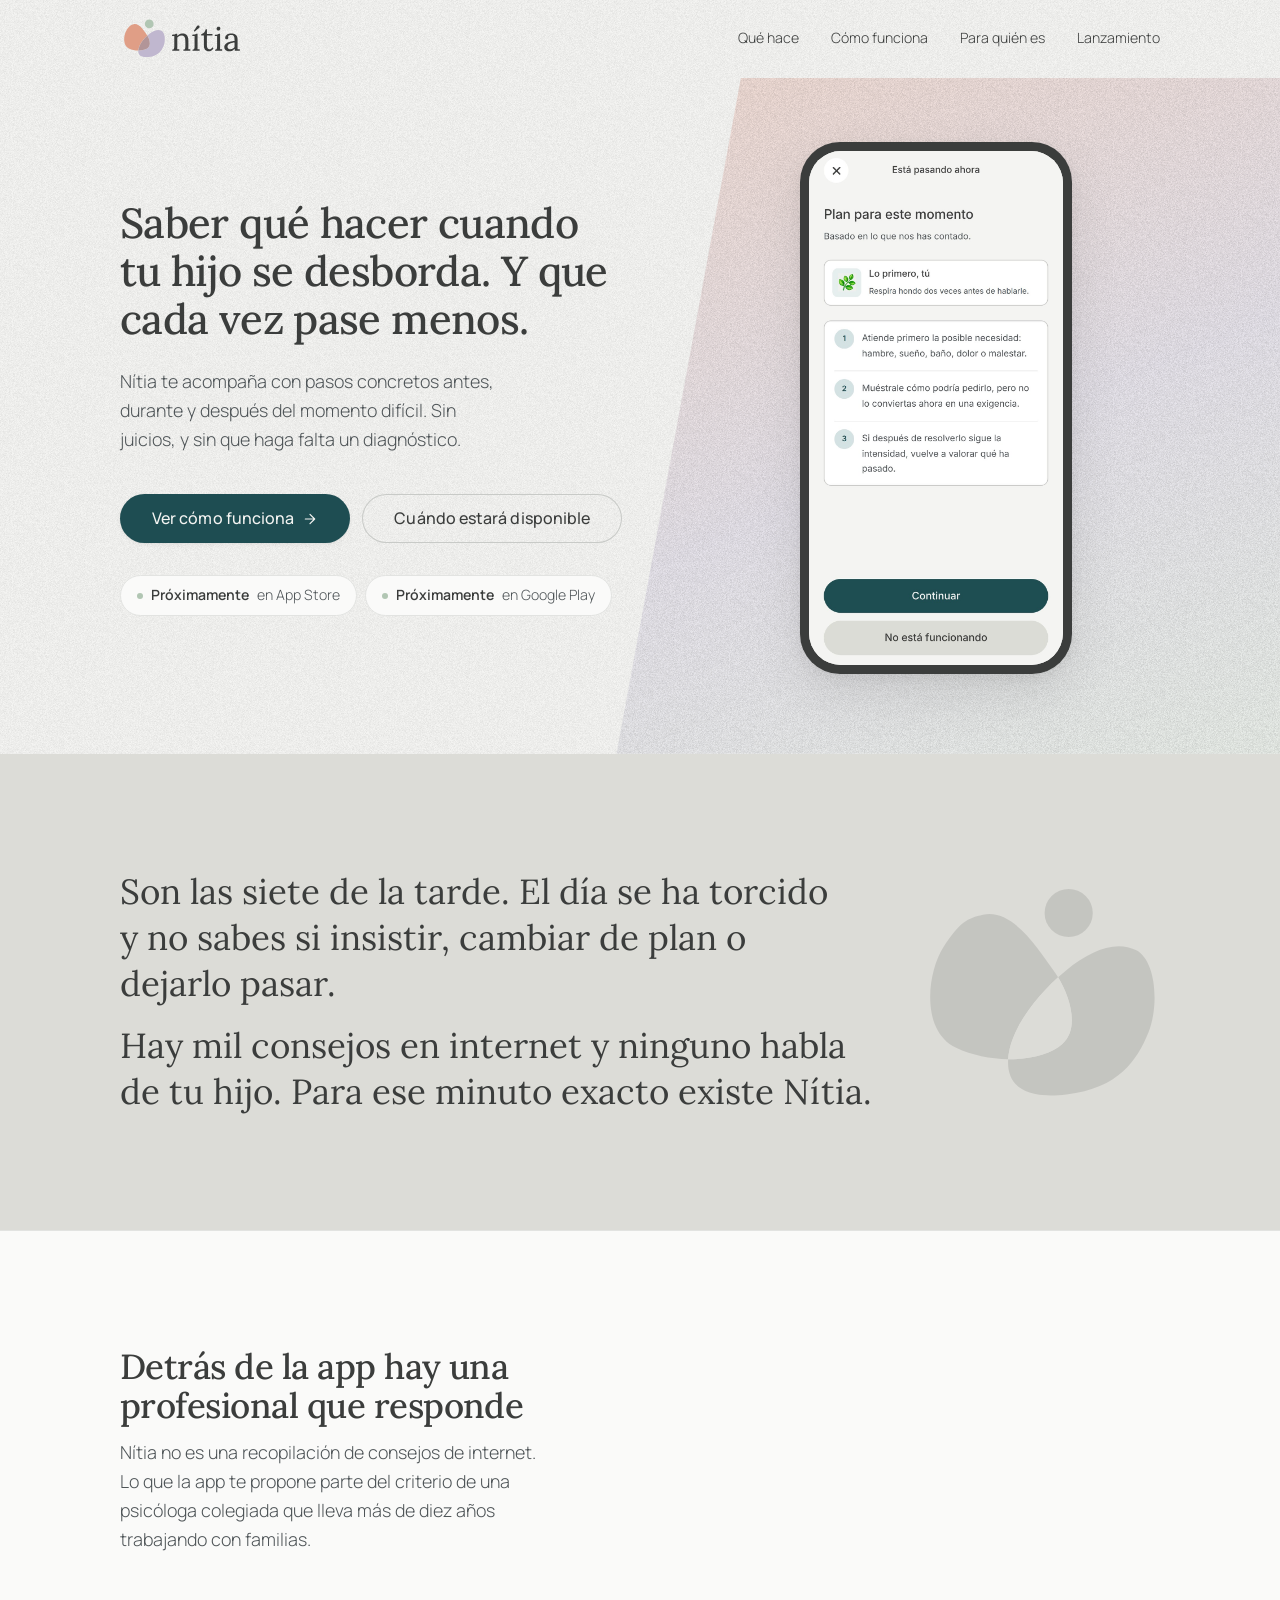
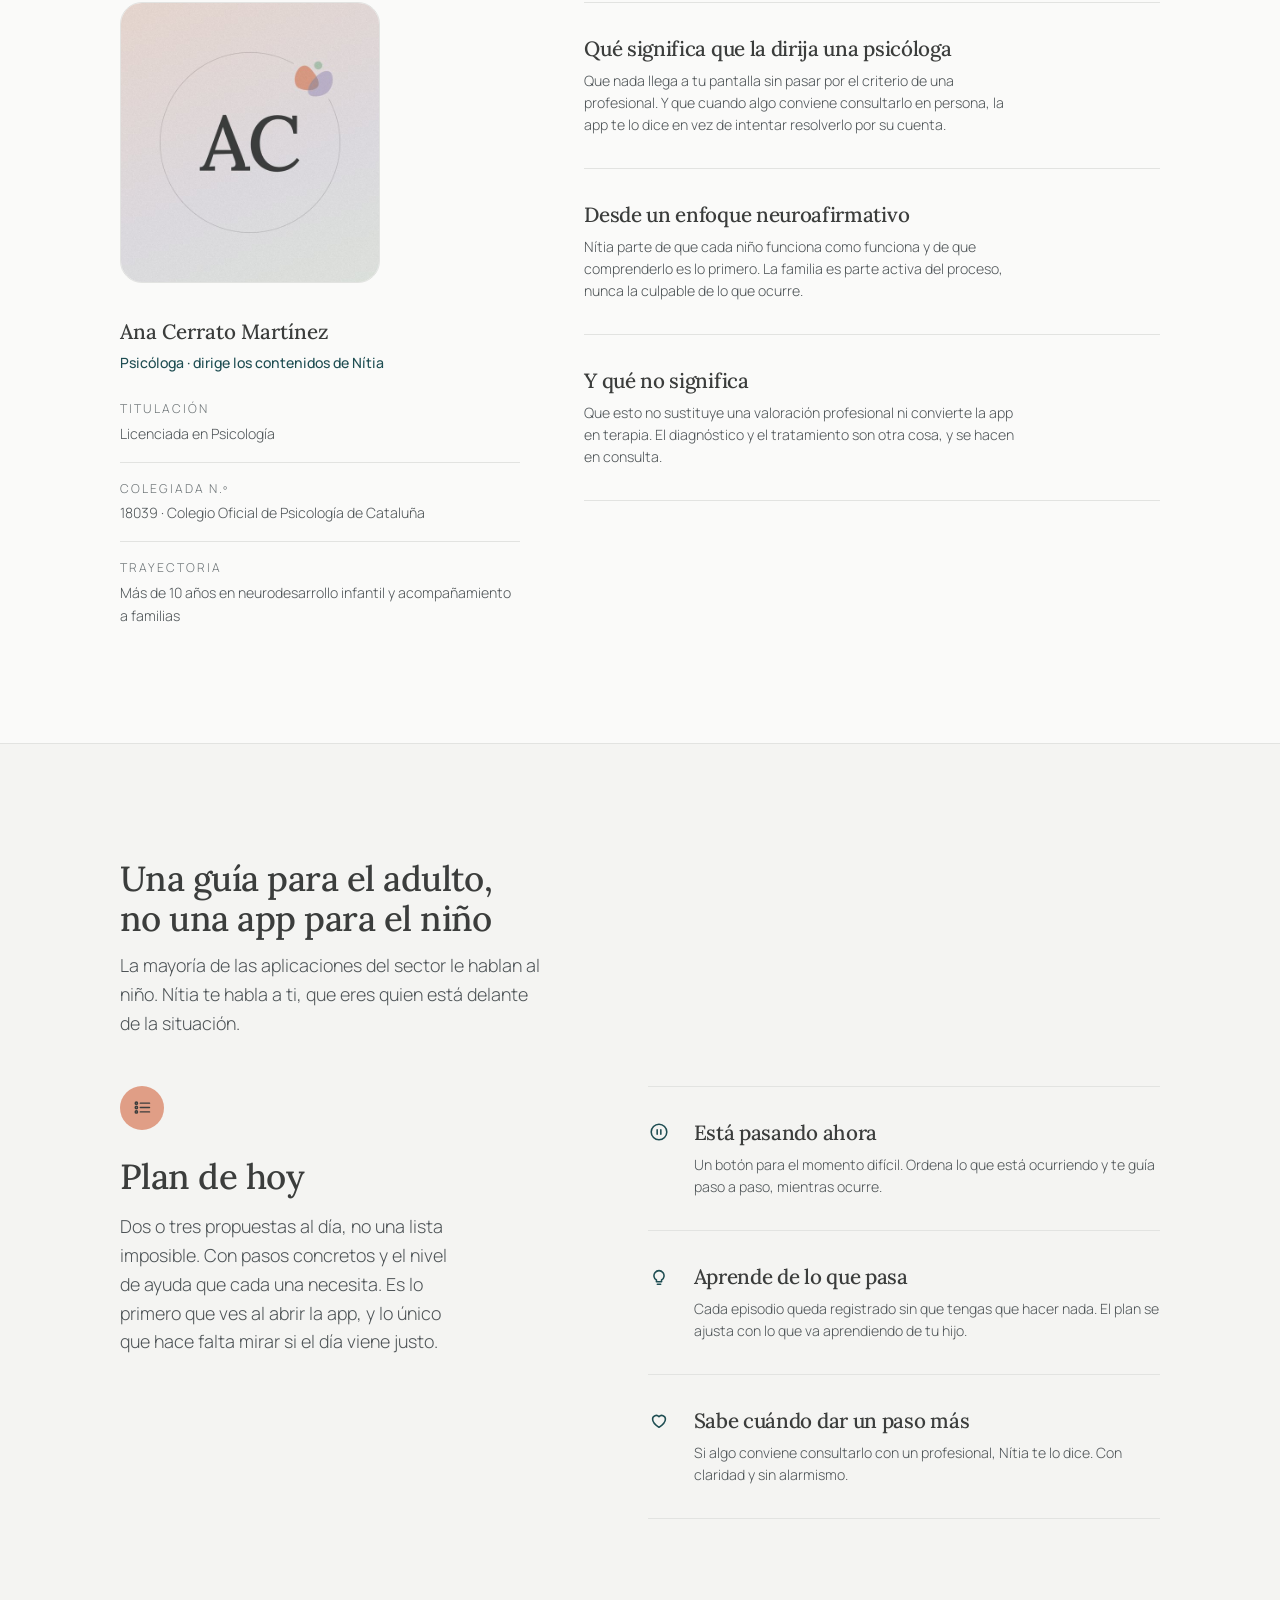
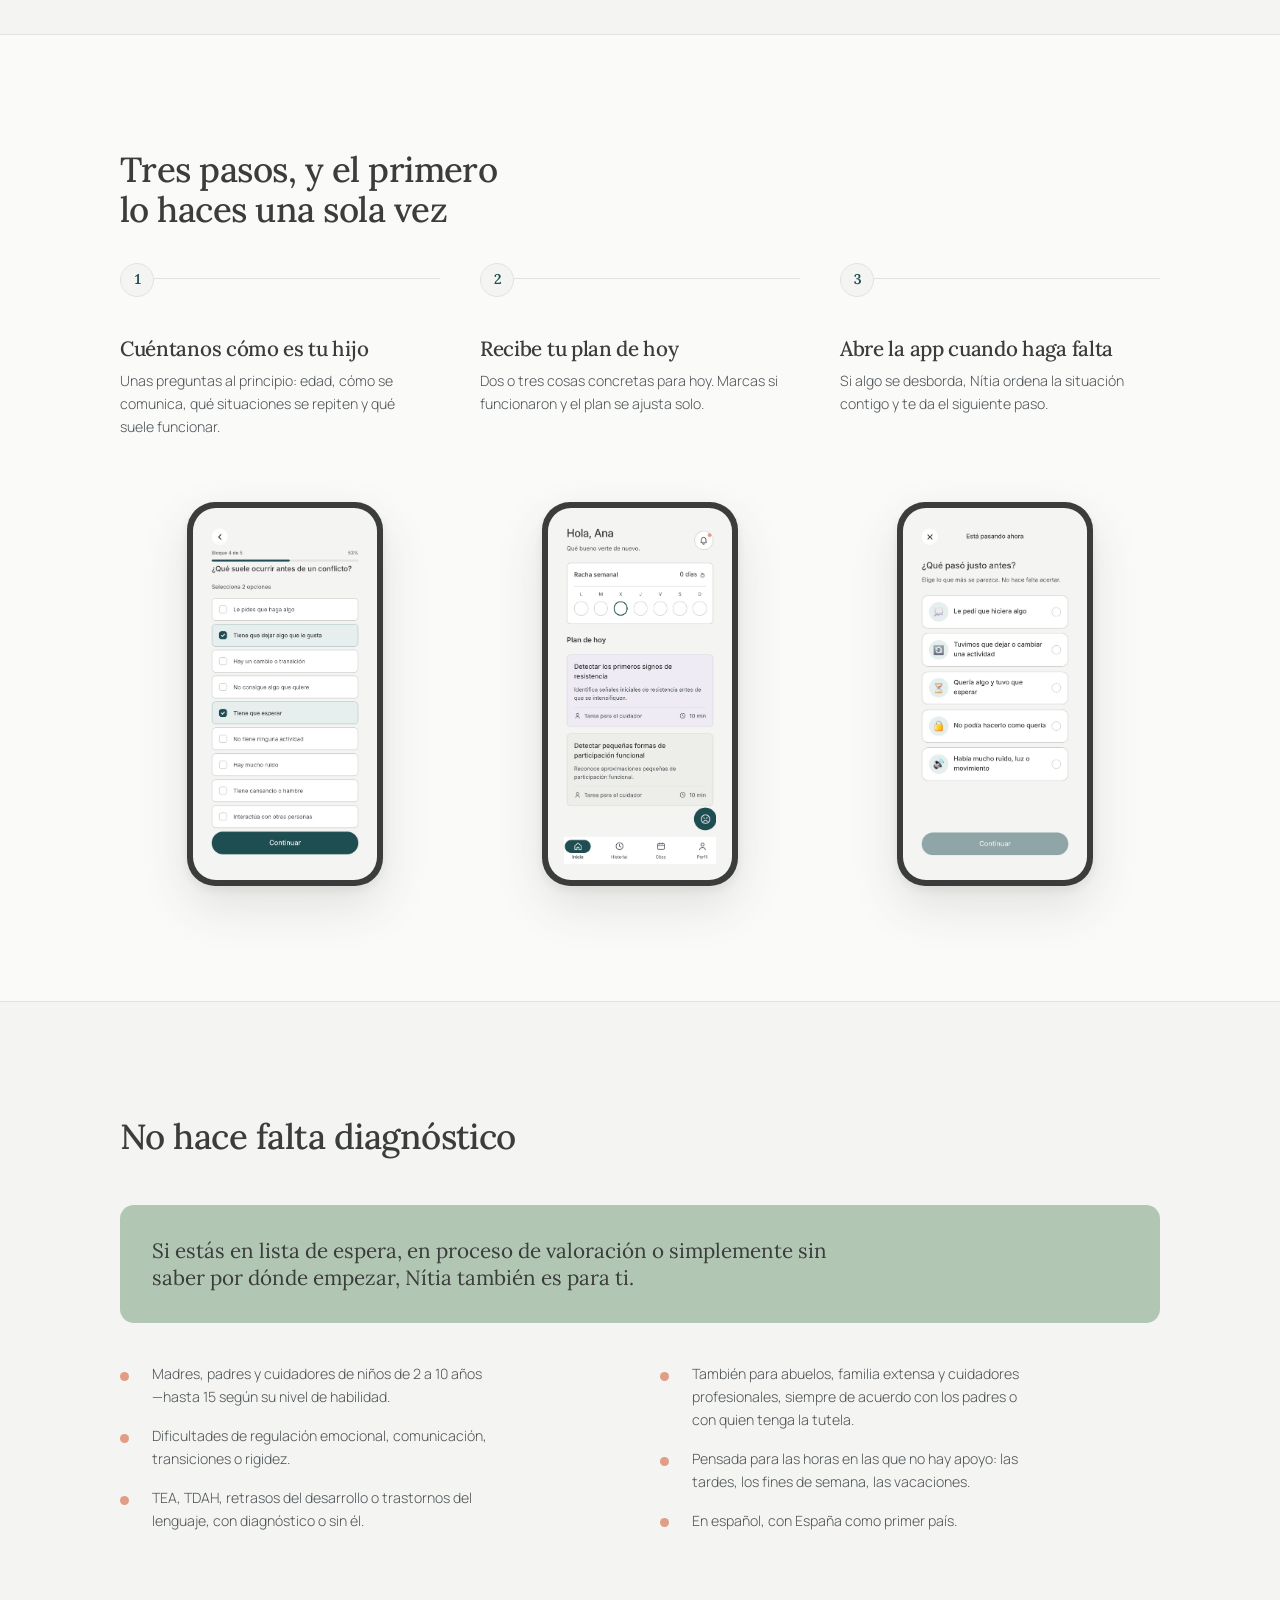
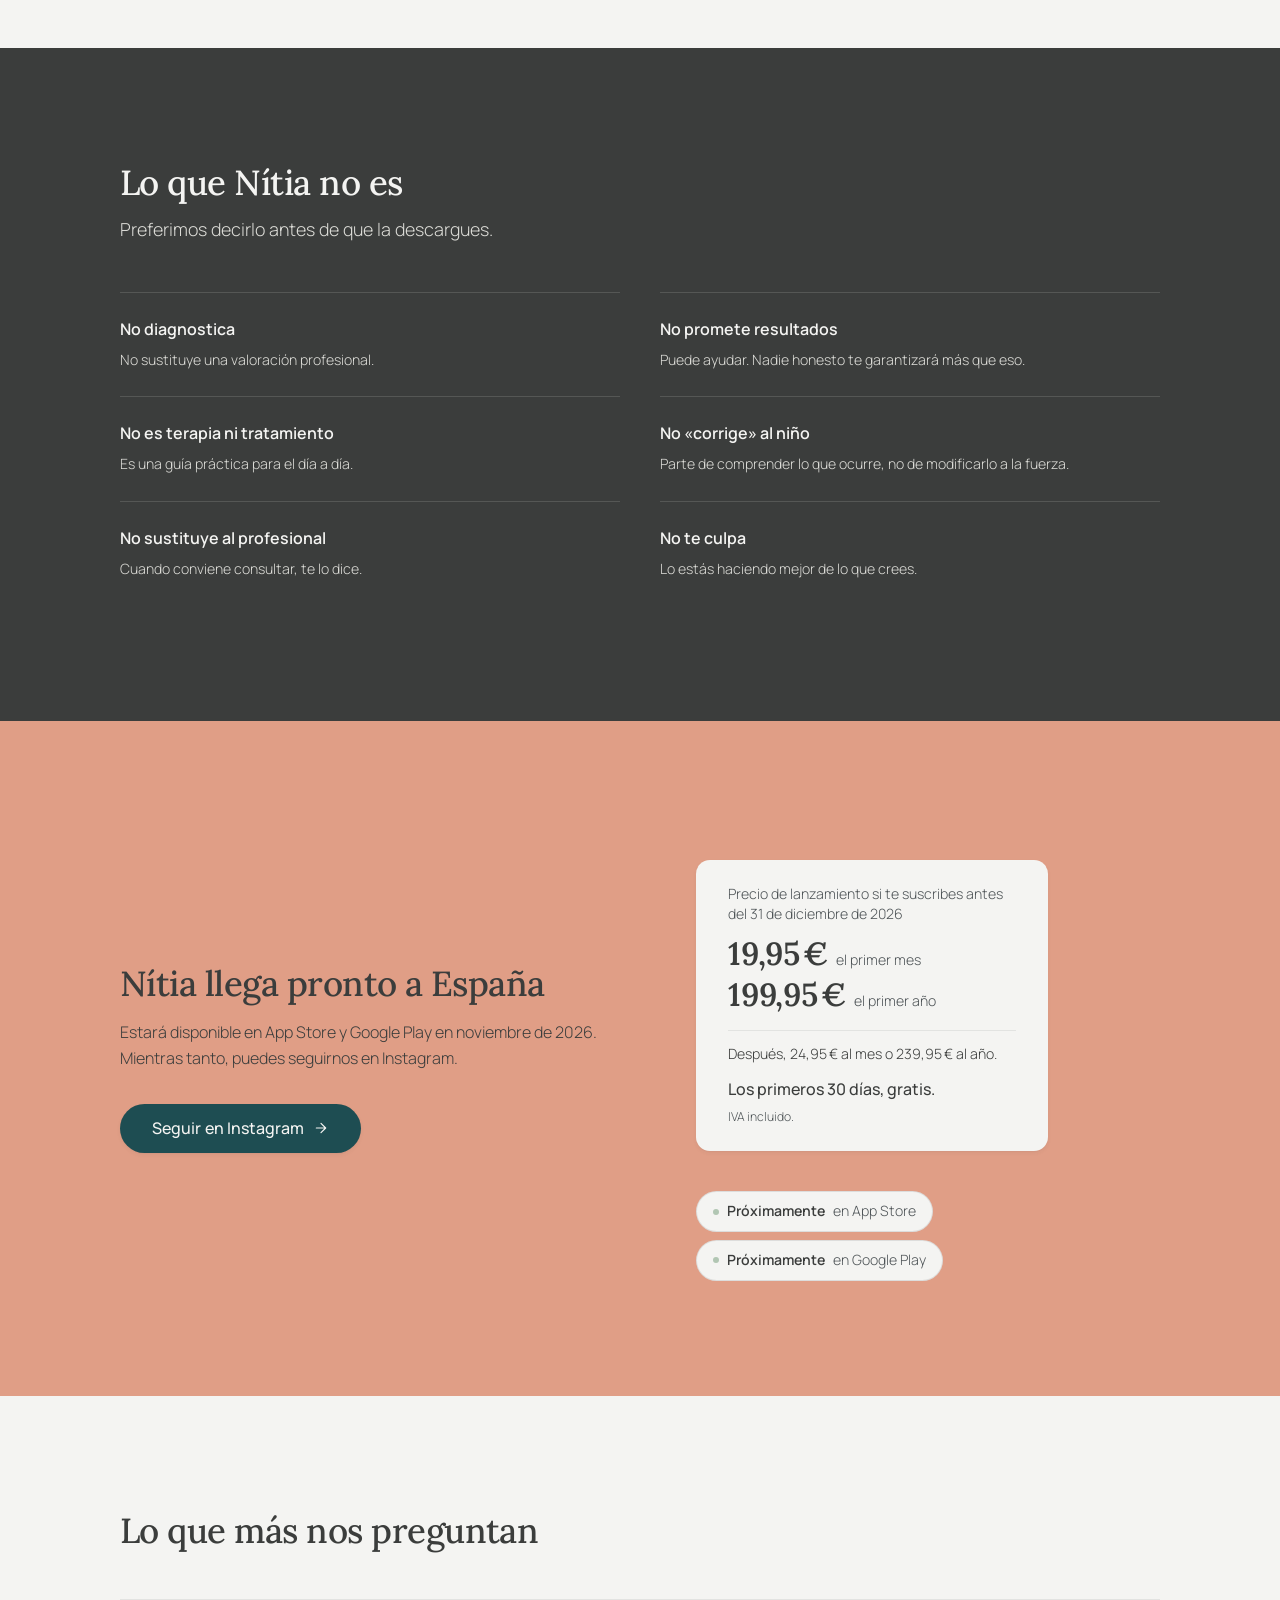
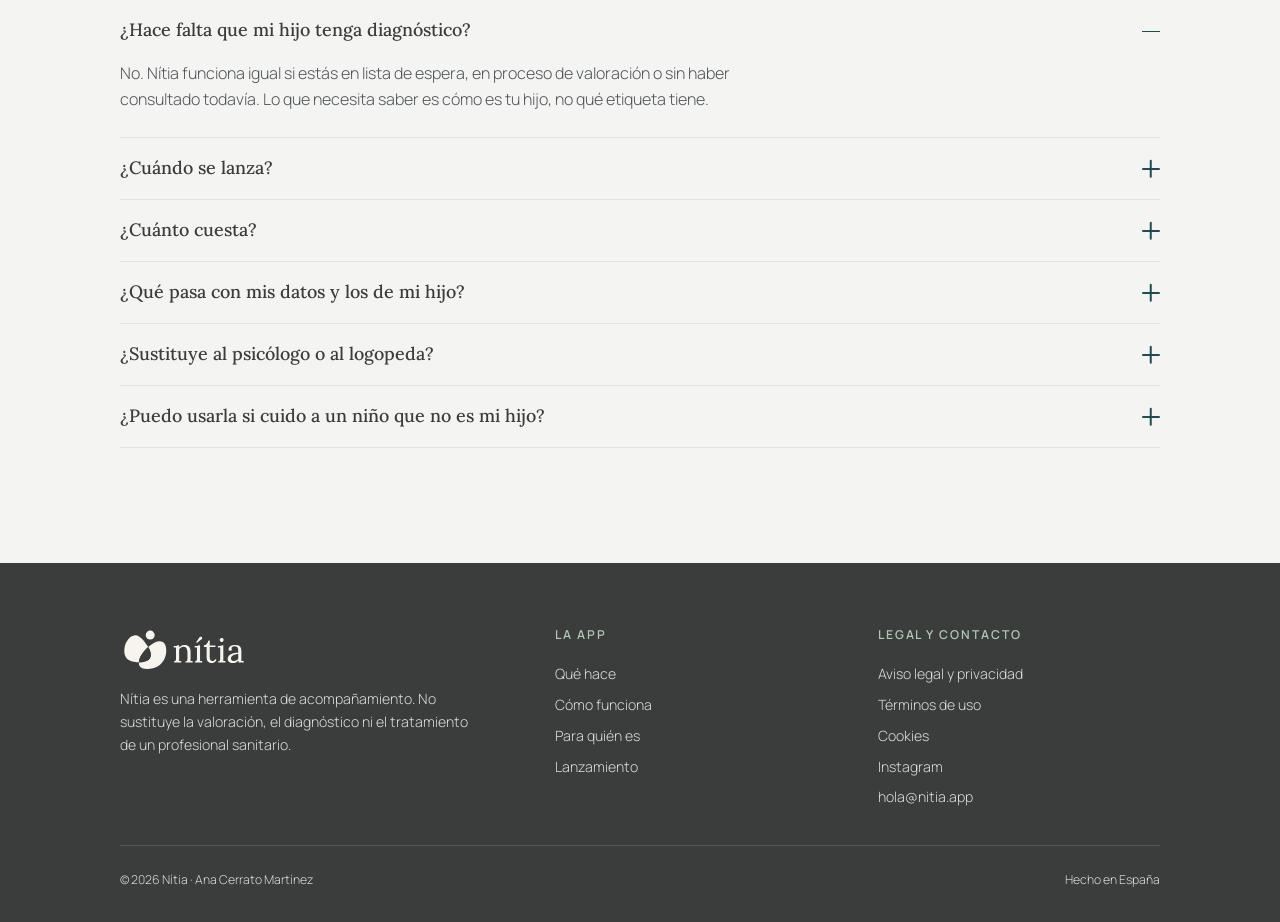
<file: index.html>
<!DOCTYPE html>
<html lang="es">
<head>
<meta charset="utf-8">
<meta name="viewport" content="width=device-width, initial-scale=1">

<title>Nítia — Acompañamiento para cuidar con más calma</title>
<meta name="description" content="Nítia acompaña a madres, padres y cuidadores con pasos concretos antes, durante y después del momento difícil. No hace falta diagnóstico. Próximamente en España.">
<!-- DOMINIO · premisa de trabajo desde el 21-09-2026: la MARCA se escribe
     con tilde (Nítia) y el DOMINIO registrado va sin ella: nitia.app.
     Sustituye a la versión anterior en punycode, que además estaba mal
     calculada (xn--ntia-hpa; la forma correcta de nítia.app sería
     xn--ntia-vpa). Si algún día se registra la variante con tilde, se
     decide cuál es la canónica y se cambia aquí y en og:url. -->
<link rel="canonical" href="https://nitia.app/">

<meta property="og:type" content="website">
<meta property="og:locale" content="es_ES">
<meta property="og:url" content="https://nitia.app/">
<meta property="og:title" content="Nítia — Acompañamiento para cuidar con más calma">
<meta property="og:description" content="Saber qué hacer cuando tu hijo se desborda. Y que cada vez pase menos.">
<!-- Imagen para compartir (1200 × 630). Tiene que ser una dirección ABSOLUTA
     que exista hoy: mientras la web viva en GitHub Pages apunta ahí. Cuando
     se publique en nitia.app, cambiar las dos direcciones de imagen por
     https://nitia.app/src/img/og.jpg -->
<meta property="og:image" content="https://isabela-trivino.github.io/nitia-landing/src/img/og.jpg">
<meta property="og:image:width" content="1200">
<meta property="og:image:height" content="630">
<meta property="og:image:alt" content="Nítia: saber qué hacer cuando tu hijo se desborda. Móvil con la pantalla «Plan para este momento».">
<meta name="twitter:card" content="summary_large_image">
<meta name="twitter:image" content="https://isabela-trivino.github.io/nitia-landing/src/img/og.jpg">

<link rel="icon" href="src/img/logo/nitia-isotipo.svg" type="image/svg+xml">
<meta name="theme-color" content="#F4F4F2">

<!-- ══════════════════════════════════════════════════════════════════════
     TIPOGRAFÍA · autoalojada desde el 15-09-2026.
     Los ocho .woff2 están en src/fuentes/ (184 KB, subconjunto latino).
     Ya NO se pide nada a servidores de Google: ni conexión, ni IP del
     visitante entregada a un tercero.
     Se precargan los DOS CORTES QUE LA PÁGINA USA DE VERDAD —el cuerpo en
     Manrope 300 y los titulares en Lora 500—, medidos sobre la página
     renderizada. Precargar un corte que nadie usa son bytes tirados.
     ══════════════════════════════════════════════════════════════════════ -->
<link rel="preload" href="src/fuentes/manrope-latin-300-normal.woff2" as="font" type="font/woff2" crossorigin>
<link rel="preload" href="src/fuentes/lora-latin-500-normal.woff2" as="font" type="font/woff2" crossorigin>
<link rel="stylesheet" href="src/fuentes/fuentes.css?v=2026-09-15">

<!-- Hojas modulares, en paralelo y en orden de cascada. -->
<link rel="stylesheet" href="css/01-tokens.css?v=2026-09-15">
<link rel="stylesheet" href="css/02-base.css?v=2026-09-15">
<link rel="stylesheet" href="css/03-componentes.css?v=2026-09-23b">
<link rel="stylesheet" href="css/04-secciones.css?v=2026-09-23d">
<link rel="stylesheet" href="css/05-utilidades.css?v=2026-09-23">
<link rel="stylesheet" href="css/06-consentimiento.css?v=2026-09-22">
</head>

<body>
<div class="grano" aria-hidden="true"></div>

<a class="saltar" href="#contenido">Saltar al contenido</a>

<!-- ══ Cabecera ═══════════════════════════════════════════════════════ -->
<header class="cabecera" data-fijada="no">
  <div class="envoltura cabecera__fila">
    <!-- "./" y no "/": así el enlace funciona tanto si la página vive en la
     raíz de su dominio como si está en una subcarpeta (GitHub Pages). -->
    <a class="marca" href="./" aria-label="Nítia — inicio">
      <img src="src/img/logo/nitia-logo.svg" alt="" width="820" height="291" decoding="async">
    </a>
    <nav class="menu" aria-label="Principal">
      <a href="#que-hace">Qué hace</a>
      <a href="#como-funciona">Cómo funciona</a>
      <a href="#para-quien">Para quién es</a>
      <a href="#lanzamiento">Lanzamiento</a>
    </nav>
  </div>
</header>

<main id="contenido">

<!-- ══ 1 · Héroe ══════════════════════════════════════════════════════ -->
<section class="heroe">
  <!-- Plano de color con borde recto, en la mitad derecha. Sustituye a las
       dos manchas difusas que había aquí: enmarca el dispositivo y deja la
       columna de texto sobre crema limpia. Las tintas siguen siendo las del
       brandbook; lo que cambia es que hay una decisión de composición en vez
       de una forma orgánica aproximada. -->
  <div class="heroe__plano" aria-hidden="true"></div>

  <div class="envoltura heroe__reticula">
    <div>
      <h1 data-aparece style="--retraso:60ms">
        Saber qué hacer cuando tu hijo se desborda. Y que cada vez pase menos.
      </h1>
      <p class="heroe__entrada" data-aparece style="--retraso:140ms">
        Nítia te acompaña con pasos concretos antes, durante y después del
        momento difícil. Sin juicios, y sin que haga falta un diagnóstico.
      </p>

      <div class="heroe__acciones" data-aparece style="--retraso:220ms">
        <a class="boton" href="#como-funciona">
          Ver cómo funciona
          <svg class="flecha" viewBox="0 0 24 24" fill="none" stroke="currentColor"
               stroke-width="1.8" stroke-linecap="round" stroke-linejoin="round" aria-hidden="true">
            <path d="M5 12h13M12 5l7 7-7 7"/>
          </svg>
        </a>
        <a class="boton boton--fantasma" href="#lanzamiento">Cuándo estará disponible</a>
      </div>

      <div class="tiendas" data-aparece style="--retraso:290ms">
        <!-- Las insignias oficiales de App Store y Google Play son activos de
             marca de Apple y Google, con normas de uso propias. Hasta que se
             descarguen de sus recursos oficiales, este tratamiento
             tipográfico dice lo mismo sin usarlas indebidamente. -->
        <!-- TIENDAS (1 de 2) · CUANDO LA APP ESTÉ PUBLICADA: sustituir las dos
             líneas <span class="pildora"> de aquí abajo por estas dos, con el
             enlace real de cada tienda dentro de las comillas de href:
             <a class="pildora" href="ENLACE-DE-APP-STORE" rel="noopener"><span class="punto"></span><b>Disponible</b> en App Store</a>
             <a class="pildora" href="ENLACE-DE-GOOGLE-PLAY" rel="noopener"><span class="punto"></span><b>Disponible</b> en Google Play</a>
             El estilo ya está preparado: se ven igual que ahora, pero se
             pueden pulsar. Hacer lo mismo en «TIENDAS (2 de 2)», en la sección
             de lanzamiento. -->
        <span class="pildora"><span class="punto"></span><b>Próximamente</b> en App Store</span>
        <span class="pildora"><span class="punto"></span><b>Próximamente</b> en Google Play</span>
      </div>
    </div>

    <div data-aparece style="--retraso:180ms; justify-self:center">
      <div class="marco">
        <div class="marco__pantalla marco__pantalla--captura">
          <!-- Mockup rehecho a partir de una captura real de la app (23-09-2026),
               con los colores y la tipografía de la marca nueva. Ver
               src/img/capturas/LEEME.md. Sin lazy: es la imagen del héroe. -->
          <img class="marco__captura" src="src/img/capturas/heroe-plan-para-este-momento.jpg"
               alt="Pantalla de Nítia «Plan para este momento»: primero, respirar; después, tres pasos concretos"
               width="900" height="1838" decoding="async" fetchpriority="high">
        </div>
      </div>
    </div>
  </div>
</section>

<!-- ══ 2 · El momento ═════════════════════════════════════════════════ -->
<section class="momento">
  <div class="envoltura">
    <div class="momento__reticula">
      <div class="momento__texto" data-aparece style="--retraso:80ms">
        <p>Son las siete de la tarde. El día se ha torcido y no sabes si insistir,
           cambiar de plan o dejarlo pasar.</p>
        <p>Hay mil consejos en internet y ninguno habla de tu hijo. Para ese
           minuto exacto existe Nítia.</p>
      </div>
      <!-- Isotipo de filigrana: equilibra la banda con marca, no con relleno.
           La aparición va en el contenedor para no pisar la opacidad. -->
      <div data-aparece style="--retraso:200ms">
        <img loading="lazy" decoding="async" class="momento__filigrana" src="src/img/logo/nitia-isotipo-carbon.svg"
             alt="" aria-hidden="true" width="283" height="262">
      </div>
    </div>
  </div>
</section>

<!-- ══ 3 · Quién está detrás ════════════════════════════════════════
     NINGÚN DATO DE ESTA SECCIÓN ESTÁ INVENTADO. Nombre, titulación,
     colegiación y trayectoria los aportó el Cliente (16 y 17-09-2026); el
     número de colegiada se puede comprobar en el registro del COPC.
     Es la sección más delicada de la página: afirmar credenciales que no
     se pueden probar, en un producto de salud infantil, es un problema
     legal y de confianza, no una licencia de redacción.
     ═══════════════════════════════════════════════════════════════════ -->
<section id="quien" class="detras">
  <div class="envoltura">
    <div class="encabeza" data-aparece>
      <h2>Detrás de la app hay una profesional que responde</h2>
      <p>Nítia no es una recopilación de consejos de internet. Lo que la app te
         propone parte del criterio de una psicóloga colegiada que lleva más de
         diez años trabajando con familias.</p>
    </div>

    <div class="detras__reticula">

      <!-- Ficha de la persona -->
      <figure class="ficha-persona" data-aparece>
        <div class="ficha-persona__retrato">
          <!-- PROVISIONAL · imagen elegida el 23-09-2026 hasta que llegue la foto
               real de Ana (foto real, fondo neutro, mirada a cámara, mínimo
               800 px de ancho, proporción 1:1,08). Para cambiarla basta con
               sustituir src/img/equipo/retrato-a-reemplazar.jpg.
               alt vacío a propósito: el nombre ya lo dice el pie de la ficha y
               la imagen provisional no añade información. Con la foto real,
               alt="Retrato de Ana Cerrato Martínez". -->
          <img class="ficha-persona__foto" src="src/img/equipo/retrato-a-reemplazar.jpg"
               alt="" width="600" height="648" loading="lazy" decoding="async">
        </div>
        <figcaption class="ficha-persona__datos">
          <!-- Datos confirmados por el Cliente (16 y 17-09-2026). Se presenta
               como «psicóloga» y no como «dirección clínica»: es lo que acreditan
               la titulación y la colegiación, ni más ni menos (decisión 22-09). -->
          <p class="ficha-persona__nombre">Ana Cerrato Martínez</p>
          <p class="ficha-persona__cargo">Psicóloga · dirige los contenidos de Nítia</p>
          <dl class="ficha-persona__lista">
            <dt>Titulación</dt>
            <dd>Licenciada en Psicología</dd>
            <dt>Colegiada n.º</dt>
            <dd>18039 · Colegio Oficial de Psicología de Cataluña</dd>
            <dt>Trayectoria</dt>
            <dd>Más de 10 años en neurodesarrollo infantil y acompañamiento a familias</dd>
          </dl>
        </figcaption>
      </figure>

      <!-- Qué implica, en tres tiempos -->
      <div class="detras__notas">
        <article class="detras__nota" data-aparece>
          <h3>Qué significa que la dirija una psicóloga</h3>
          <p>Que nada llega a tu pantalla sin pasar por el criterio de una
             profesional. Y que cuando algo conviene consultarlo en persona, la
             app te lo dice en vez de intentar resolverlo por su cuenta.</p>
        </article>

        <article class="detras__nota" data-aparece style="--retraso:70ms">
          <h3>Desde un enfoque neuroafirmativo</h3>
          <p>Nítia parte de que cada niño funciona como funciona y de que
             comprenderlo es lo primero. La familia es parte activa del proceso,
             nunca la culpable de lo que ocurre.</p>
        </article>

        <article class="detras__nota" data-aparece style="--retraso:140ms">
          <h3>Y qué no significa</h3>
          <p>Que esto no sustituye una valoración profesional ni convierte la app
             en terapia. El diagnóstico y el tratamiento son otra cosa, y se hacen
             en consulta.</p>
        </article>
      </div>

    </div>
  </div>
</section>

<!-- ══ 4 · Qué hace ═══════════════════════════════════════════════════ -->
<section id="que-hace">
  <div class="envoltura">
    <div class="encabeza" data-aparece>
      <h2>Una guía para el adulto, no una app para el niño</h2>
      <p>La mayoría de las aplicaciones del sector le hablan al niño. Nítia te
         habla a ti, que eres quien está delante de la situación.</p>
    </div>

    <!-- Cuatro capacidades distintas, con jerarquia: la principal ocupa el
         doble y las otras tres se leen como filas. Ni una sola caja. -->
    <div class="hace">
      <article class="hace__principal" data-aparece>
        <div class="ficha ficha--terracota">
          <svg viewBox="0 0 24 24" fill="none" stroke="#3B3D3C" stroke-width="1.7"
               stroke-linecap="round" stroke-linejoin="round" aria-hidden="true">
            <path d="M9.5 7H20M9.5 12H20M9.5 17H20"/>
            <circle cx="5" cy="7" r="1.3"/><circle cx="5" cy="12" r="1.3"/><circle cx="5" cy="17" r="1.3"/>
          </svg>
        </div>
        <h3>Plan de hoy</h3>
        <p>Dos o tres propuestas al d&iacute;a, no una lista imposible. Con pasos
           concretos y el nivel de ayuda que cada una necesita. Es lo primero
           que ves al abrir la app, y lo &uacute;nico que hace falta mirar si el d&iacute;a
           viene justo.</p>
      </article>

      <div class="hace__resto">
        <article class="hace__fila" data-aparece>
          <svg class="hace__icono" viewBox="0 0 24 24" fill="none" stroke="currentColor"
               stroke-width="1.7" stroke-linecap="round" stroke-linejoin="round" aria-hidden="true">
            <circle cx="12" cy="12" r="8.5"/><path d="M10 9.5v5M14 9.5v5"/>
          </svg>
          <div>
            <h3>Est&aacute; pasando ahora</h3>
            <p>Un bot&oacute;n para el momento dif&iacute;cil. Ordena lo que est&aacute; ocurriendo
               y te gu&iacute;a paso a paso, mientras ocurre.</p>
          </div>
        </article>

        <article class="hace__fila" data-aparece style="--retraso:70ms">
          <svg class="hace__icono" viewBox="0 0 24 24" fill="none" stroke="currentColor"
               stroke-width="1.7" stroke-linecap="round" stroke-linejoin="round" aria-hidden="true">
            <path d="M9.2 16.4a5.5 5.5 0 1 1 5.6 0v1.9H9.2z"/><path d="M10.2 21h3.6"/>
          </svg>
          <div>
            <h3>Aprende de lo que pasa</h3>
            <p>Cada episodio queda registrado sin que tengas que hacer nada. El
               plan se ajusta con lo que va aprendiendo de tu hijo.</p>
          </div>
        </article>

        <article class="hace__fila" data-aparece style="--retraso:140ms">
          <svg class="hace__icono" viewBox="0 0 24 24" fill="none" stroke="currentColor"
               stroke-width="1.7" stroke-linecap="round" stroke-linejoin="round" aria-hidden="true">
            <path d="M12 20s-7-4.4-7-9a4 4 0 0 1 7-2.6A4 4 0 0 1 19 11c0 4.6-7 9-7 9z"/>
          </svg>
          <div>
            <h3>Sabe cu&aacute;ndo dar un paso m&aacute;s</h3>
            <p>Si algo conviene consultarlo con un profesional, N&iacute;tia te lo
               dice. Con claridad y sin alarmismo.</p>
          </div>
        </article>
      </div>
    </div>
  </div>
</section>

<!-- ══ 5 · Cómo funciona ══════════════════════════════════════════════ -->
<section id="como-funciona" class="comofunciona">
  <div class="envoltura">
    <div class="encabeza" data-aparece>
      <h2>Tres pasos, y el primero lo haces una sola vez</h2>
    </div>

    <div class="rejilla rejilla--3 rejilla--ancha escalonado">
      <div class="paso" data-aparece>
        <span class="paso__numero">1</span>
        <h3>Cuéntanos cómo es tu hijo</h3>
        <p>Unas preguntas al principio: edad, cómo se comunica, qué situaciones
           se repiten y qué suele funcionar.</p>
      </div>
      <div class="paso" data-aparece>
        <span class="paso__numero">2</span>
        <h3>Recibe tu plan de hoy</h3>
        <p>Dos o tres cosas concretas para hoy. Marcas si funcionaron y el plan
           se ajusta solo.</p>
      </div>
      <div class="paso" data-aparece>
        <span class="paso__numero">3</span>
        <h3>Abre la app cuando haga falta</h3>
        <p>Si algo se desborda, Nítia ordena la situación contigo y te da el
           siguiente paso.</p>
      </div>
    </div>

    <div class="comofunciona__marcos escalonado">
      <!-- Mockups rehechos a partir de capturas reales (23-09-2026). Ver src/img/capturas/LEEME.md -->
      <div class="marco marco--chico" data-aparece>
        <div class="marco__pantalla marco__pantalla--captura">
          <img class="marco__captura" src="src/img/capturas/paso-1-cuestionario.jpg" alt="Pregunta del cuestionario inicial de Nítia: qué suele ocurrir antes de un conflicto"
               width="900" height="1838" loading="lazy" decoding="async">
        </div>
      </div>
      <div class="marco marco--chico" data-aparece>
        <div class="marco__pantalla marco__pantalla--captura">
          <img class="marco__captura" src="src/img/capturas/paso-2-plan-de-hoy.jpg" alt="Pantalla de inicio de Nítia con el plan de hoy: dos tareas para el cuidador"
               width="900" height="1838" loading="lazy" decoding="async">
        </div>
      </div>
      <div class="marco marco--chico" data-aparece>
        <div class="marco__pantalla marco__pantalla--captura">
          <img class="marco__captura" src="src/img/capturas/paso-3-esta-pasando-ahora.jpg" alt="Pantalla «Está pasando ahora» de Nítia: qué pasó justo antes"
               width="900" height="1838" loading="lazy" decoding="async">
        </div>
      </div>
    </div>
  </div>
</section>

<!-- ══ 6 · Para quién es ══════════════════════════════════════════════ -->
<section id="para-quien">
  <div class="envoltura">
    <div class="encabeza" data-aparece>
      <h2>No hace falta diagnóstico</h2>
    </div>

    <div class="abierto" data-aparece style="--retraso:80ms">
      <p>Si estás en lista de espera, en proceso de valoración o simplemente sin
         saber por dónde empezar, Nítia también es para ti.</p>
    </div>

    <div class="rejilla rejilla--2 rejilla--ancha">
      <ul class="listado" data-aparece>
        <li>Madres, padres y cuidadores de niños de 2 a 10 años —hasta 15 según su nivel de habilidad.</li>
        <li>Dificultades de regulación emocional, comunicación, transiciones o rigidez.</li>
        <li>TEA, TDAH, retrasos del desarrollo o trastornos del lenguaje, con diagnóstico o sin él.</li>
      </ul>
      <ul class="listado" data-aparece style="--retraso:90ms">
        <li>También para abuelos, familia extensa y cuidadores profesionales, siempre de acuerdo con los padres o con quien tenga la tutela.</li>
        <li>Pensada para las horas en las que no hay apoyo: las tardes, los fines de semana, las vacaciones.</li>
        <li>En español, con España como primer país.</li>
      </ul>
    </div>
  </div>
</section>

<!-- ══ 7 · Lo que Nítia no es ═════════════════════════════════════════ -->
<section class="noes">
  <div class="envoltura">
    <div class="encabeza" data-aparece>
      <h2>Lo que Nítia no es</h2>
      <p>Preferimos decirlo antes de que la descargues.</p>
    </div>

    <div class="rejilla rejilla--2 rejilla--ancha">
      <div data-aparece>
        <div class="negacion"><b>No diagnostica</b><span>No sustituye una valoración profesional.</span></div>
        <div class="negacion"><b>No es terapia ni tratamiento</b><span>Es una guía práctica para el día a día.</span></div>
        <div class="negacion"><b>No sustituye al profesional</b><span>Cuando conviene consultar, te lo dice.</span></div>
      </div>
      <div data-aparece style="--retraso:90ms">
        <div class="negacion"><b>No promete resultados</b><span>Puede ayudar. Nadie honesto te garantizará más que eso.</span></div>
        <div class="negacion"><b>No «corrige» al niño</b><span>Parte de comprender lo que ocurre, no de modificarlo a la fuerza.</span></div>
        <div class="negacion"><b>No te culpa</b><span>Lo estás haciendo mejor de lo que crees.</span></div>
      </div>
    </div>
  </div>
</section>

<!-- ══ 8 · Lanzamiento ════════════════════════════════════════════════ -->
<section id="lanzamiento" class="lanzamiento">
  <div class="envoltura lanzamiento__reticula">
   <div class="lanzamiento__caja">
    <h2 data-aparece style="--retraso:60ms">Nítia llega pronto a España</h2>

    <div data-aparece style="--retraso:130ms">
      <p>Estará disponible en App Store y Google Play en noviembre de 2026.
         Mientras tanto, puedes seguirnos en Instagram.</p>

      <p style="margin-top:var(--e-6)">
        <a class="boton" href="https://instagram.com/nitia.app" rel="noopener">
          Seguir en Instagram
          <svg class="flecha" viewBox="0 0 24 24" fill="none" stroke="currentColor"
               stroke-width="1.8" stroke-linecap="round" stroke-linejoin="round" aria-hidden="true">
            <path d="M5 12h13M12 5l7 7-7 7"/>
          </svg>
        </a>
      </p>
    </div>
   </div>

   <!-- Columna derecha: precio y tiendas. Equilibra la banda de color. -->
   <div class="lanzamiento__lado" data-aparece style="--retraso:200ms">
     <!-- PRECIO · confirmado por el Cliente el 21-09-2026.
          24,95 € es lo que PAGA el cliente, IVA incluido (en las tiendas el
          precio al consumidor siempre lo lleva; art. 60 TRLGDCU).
          SIN precio tachado a propósito: la norma de reducciones de precio
          toma como «precio anterior» el más bajo aplicado en los 30 días
          previos, y 24,95 € no se ha aplicado nunca porque la app aún no está
          a la venta. Por eso los dos precios se presentan como hechos, sin
          «antes / ahora».
          Precio de lanzamiento: SOLO el primer periodo de pago —primer mes o
          primer año— para suscripciones antes del 31-12-2026 (22-09-2026). -->
     <div class="precio">
       <p class="precio__rotulo">Precio de lanzamiento si te suscribes antes
         del 31 de diciembre de 2026</p>
       <p class="precio__fila"><b>19,95 €</b><span>el primer mes</span></p>
       <p class="precio__fila"><b>199,95 €</b><span>el primer año</span></p>

       <p class="precio__general">Después, 24,95 € al mes o
         239,95 € al año.</p>

       <p class="precio__prueba">Los primeros 30 días, gratis.</p>
       <p class="precio__nota">IVA incluido.</p>
     </div>
     <div class="tiendas">
       <!-- TIENDAS (2 de 2) · CUANDO LA APP ESTÉ PUBLICADA: el mismo cambio que
            en «TIENDAS (1 de 2)», en el héroe:
            <a class="pildora" href="ENLACE-DE-APP-STORE" rel="noopener"><span class="punto"></span><b>Disponible</b> en App Store</a>
            <a class="pildora" href="ENLACE-DE-GOOGLE-PLAY" rel="noopener"><span class="punto"></span><b>Disponible</b> en Google Play</a> -->
       <span class="pildora"><span class="punto"></span><b>Próximamente</b> en App Store</span>
       <span class="pildora"><span class="punto"></span><b>Próximamente</b> en Google Play</span>
     </div>
   </div>
  </div>
</section>

<!-- ══ 9 · Preguntas frecuentes ═══════════════════════════════════════ -->
<section>
  <div class="envoltura preguntas__caja">
    <div class="encabeza" data-aparece>
      <h2>Lo que más nos preguntan</h2>
    </div>

    <div data-aparece style="--retraso:80ms">
      <div class="acordeon" data-abierto="si">
        <button class="acordeon__cabeza" type="button" aria-expanded="true" aria-controls="p1">
          ¿Hace falta que mi hijo tenga diagnóstico?
          <span class="acordeon__signo" aria-hidden="true"></span>
        </button>
        <div class="acordeon__caja" id="p1">
          <div class="acordeon__interior">
            <p>No. Nítia funciona igual si estás en lista de espera, en proceso
               de valoración o sin haber consultado todavía. Lo que necesita
               saber es cómo es tu hijo, no qué etiqueta tiene.</p>
          </div>
        </div>
      </div>

      <div class="acordeon" data-abierto="no">
        <button class="acordeon__cabeza" type="button" aria-expanded="false" aria-controls="p2">
          ¿Cuándo se lanza?
          <span class="acordeon__signo" aria-hidden="true"></span>
        </button>
        <div class="acordeon__caja" id="p2">
          <div class="acordeon__interior">
            <!-- Fecha confirmada el 23-09-2026: noviembre de 2026. -->
            <p>Nítia se lanza en noviembre de 2026.</p>
          </div>
        </div>
      </div>

      <div class="acordeon" data-abierto="no">
        <button class="acordeon__cabeza" type="button" aria-expanded="false" aria-controls="p3">
          ¿Cuánto cuesta?
          <span class="acordeon__signo" aria-hidden="true"></span>
        </button>
        <div class="acordeon__caja" id="p3">
          <div class="acordeon__interior">
            <p>24,95 € al mes o 239,95 € al año, IVA incluido, y los
               primeros 30 días son gratis. Si te suscribes antes del 31 de
               diciembre de 2026, tu primer mes cuesta 19,95 € o tu primer
               año 199,95 €; después se aplica el precio general. España es
               el primer país; después llegará a Latinoamérica.</p>
          </div>
        </div>
      </div>

      <div class="acordeon" data-abierto="no">
        <button class="acordeon__cabeza" type="button" aria-expanded="false" aria-controls="p4">
          ¿Qué pasa con mis datos y los de mi hijo?
          <span class="acordeon__signo" aria-hidden="true"></span>
        </button>
        <div class="acordeon__caja" id="p4">
          <div class="acordeon__interior">
            <!-- Resumen de la política de privacidad (legal/privacidad.html).
                 Si aquella cambia, esta respuesta cambia con ella. -->
            <p>Esta página no te pide ningún dato. En la app, lo que cuentas
               sobre tu hijo lo introduces tú, se usa solo para acompañarte y no
               se vende ni se cede a nadie con fines publicitarios. Se guarda en
               servidores de la Unión Europea, y puedes descargarlo o borrarlo
               cuando quieras.
               <a href="legal/privacidad.html">Política de privacidad</a></p>
          </div>
        </div>
      </div>

      <div class="acordeon" data-abierto="no">
        <button class="acordeon__cabeza" type="button" aria-expanded="false" aria-controls="p5">
          ¿Sustituye al psicólogo o al logopeda?
          <span class="acordeon__signo" aria-hidden="true"></span>
        </button>
        <div class="acordeon__caja" id="p5">
          <div class="acordeon__interior">
            <p>No, y no pretende hacerlo. Nítia acompaña las horas en las que no
               hay nadie más, y te avisa cuando algo conviene consultarlo con un
               profesional. Puedes acudir a quien tú elijas o reservar una cita
               desde la app; Ana también atiende en consulta privada. Las
               sesiones se hacen siempre fuera de la app y se pagan aparte.</p>
          </div>
        </div>
      </div>

      <div class="acordeon" data-abierto="no">
        <button class="acordeon__cabeza" type="button" aria-expanded="false" aria-controls="p6">
          ¿Puedo usarla si cuido a un niño que no es mi hijo?
          <span class="acordeon__signo" aria-hidden="true"></span>
        </button>
        <div class="acordeon__caja" id="p6">
          <div class="acordeon__interior">
            <!-- Alineado con los términos (apartado 3): la cuenta la abre quien
                 tiene la patria potestad o la tutela. Redacción del 23-09-2026. -->
            <p>Nítia la usa la familia del niño: la cuenta la abre su madre, su
               padre o quien tenga su tutela, porque son quienes deciden sobre su
               información. Si eres su abuela, su tío, su canguro o su educadora,
               lo más útil es que lo habléis con ellos y compartáis lo que os
               funciona: puede ayudaros a ir en la misma dirección.</p>
          </div>
        </div>
      </div>
    </div>
  </div>
</section>

</main>

<!-- ══ 10 · Pie ═══════════════════════════════════════════════════════ -->
<footer class="pie">
  <div class="envoltura">
    <div class="pie__superior">
      <div>
        <!-- Monocromo con el encuentro calado, en Crema. El solape queda
             transparente y deja ver el Carbón del pie: es la regla de la
             lámina 04 del brandbook. -->
        <div class="marca">
          <img loading="lazy" decoding="async" src="src/img/logo/nitia-logo-crema.svg" alt="Nítia" width="820" height="291">
        </div>
        <p class="pie__aviso">
          Nítia es una herramienta de acompañamiento. No sustituye la
          valoración, el diagnóstico ni el tratamiento de un profesional
          sanitario.
        </p>
      </div>

      <div>
        <h3>La app</h3>
        <ul>
          <li><a href="#que-hace">Qué hace</a></li>
          <li><a href="#como-funciona">Cómo funciona</a></li>
          <li><a href="#para-quien">Para quién es</a></li>
          <li><a href="#lanzamiento">Lanzamiento</a></li>
        </ul>
      </div>

      <div>
        <h3>Legal y contacto</h3>
        <ul>
          <li><a href="legal/privacidad.html">Aviso legal y privacidad</a></li>
          <li><a href="legal/terminos.html">Términos de uso</a></li>
          <li><a href="legal/cookies.html">Cookies</a></li>
          <li><a href="#" data-cookies="configurar">Configurar cookies</a></li>
          <li><a href="https://instagram.com/nitia.app" rel="noopener">Instagram</a></li>
          <li><a href="mailto:hola@nitia.app">hola@nitia.app</a></li>
        </ul>
      </div>
    </div>

    <div class="pie__inferior">
      <span>© 2026 Nítia · Ana Cerrato Martínez</span>
      <span>Hecho en España</span>
    </div>
  </div>
</footer>

<!-- ═════════════════════════════════════════════════════════════════════
     COOKIES · aviso (primera capa) y panel de configuración
     Solo aparecen si hay identificador en src/js/medicion.js.
     Si se instala el píxel de Meta, se añade a «Publicidad» y a la
     política de cookies.
     ═════════════════════════════════════════════════════════════════════ -->

<!-- Primera capa. No es modal: no bloquea la lectura de la página, pero
     tampoco se carga nada de Google hasta que la persona decide. Sin botón
     de cerrar: cerrar sin elegir no puede contar como aceptar. -->
<!-- Se nombra la marca, no a la titular: la guía de la AEPD (2024) no exige
     la denominación social en la primera capa si los datos completos están en
     el aviso legal y la identidad se desprende del propio sitio (dominio y
     marca coinciden: nitia.app / Nítia). Ambas cosas se cumplen. -->
<section id="aviso-cookies" class="aviso-cookies" aria-labelledby="aviso-cookies-titulo" hidden>
  <h2 id="aviso-cookies-titulo">Tu privacidad</h2>
  <p>En Nítia queremos usar cookies de Google para dos cosas: <strong>medir</strong> cuántas personas visitan la
     página y qué partes leen, y <strong>publicidad</strong>: saber si nuestros
     anuncios funcionan y mostrarte anuncios de Nítia en otros sitios.</p>
  <p>Recogen datos de navegación, como las páginas que visitas y el tipo de
     dispositivo. Google puede tratarlos fuera de la Unión Europea. No se
     activa nada hasta que decidas.
     <a href="legal/cookies.html">Política de cookies</a></p>
  <div class="aviso-cookies__acciones">
    <button class="boton" type="button" data-cookies="rechazar">Rechazar</button>
    <button class="boton" type="button" data-cookies="aceptar">Aceptar</button>
    <button class="aviso-cookies__configurar" type="button" data-cookies="configurar">Configurar</button>
  </div>
</section>

<!-- Panel de configuración. <dialog> nativo: gestiona el foco, se cierra
     con Esc y el lector de pantalla lo anuncia como diálogo. Todo viene
     DESMARCADO: nada premarcado es requisito, no preferencia. -->
<dialog id="panel-cookies" class="panel-cookies" aria-labelledby="panel-cookies-titulo">
  <div class="panel-cookies__cuerpo">
    <h2 id="panel-cookies-titulo">Configurar cookies</h2>
    <p class="panel-cookies__intro">Elige qué aceptas. Puedes cambiarlo cuando
       quieras desde «Configurar cookies», al pie de cada página.</p>

    <div class="categoria">
      <h3>Necesarias</h3>
      <span class="categoria__fija">Siempre activas</span>
      <p>Guardan tu decisión sobre las cookies durante 12 meses, para no
         preguntarte en cada visita. No te identifican y no salen de tu
         navegador.</p>
    </div>

    <div class="categoria">
      <h3><label for="cookies-analitica">Analítica</label></h3>
      <input class="interruptor" type="checkbox" role="switch" id="cookies-analitica">
      <p>Nos dicen cuántas personas visitan la página, desde dónde llegan, qué
         secciones leen y qué preguntas abren. Proveedor: Google (Google
         Analytics). Duración: 13 meses.</p>
    </div>

    <div class="categoria">
      <h3><label for="cookies-publicidad">Publicidad</label></h3>
      <input class="interruptor" type="checkbox" role="switch" id="cookies-publicidad">
      <p>Sirven para saber si nuestros anuncios funcionan y para mostrarte
         anuncios de Nítia en otros sitios. Si tienes abierta tu cuenta de
         Google, Google puede relacionarlas con ella. Proveedor: Google
         (Google Ads). Duración: hasta 13 meses.</p>
    </div>
  </div>

  <div class="panel-cookies__acciones">
    <button class="boton" type="button" data-cookies="rechazar">Rechazar todo</button>
    <button class="boton" type="button" data-cookies="aceptar">Aceptar todo</button>
    <button class="boton boton--fantasma boton--guardar" type="button" data-cookies="guardar">Guardar mi selección</button>
  </div>
</dialog>

<script src="src/js/microinteracciones.js?v=2026-09-15" defer></script>
<!-- Orden obligatorio: medicion.js avisa de si la medición está activa
     y consentimiento.js actúa en consecuencia. -->
<script src="src/js/medicion.js?v=2026-09-25" defer></script>
<script src="src/js/consentimiento.js?v=2026-09-22" defer></script>
</body>
</html>
</file>
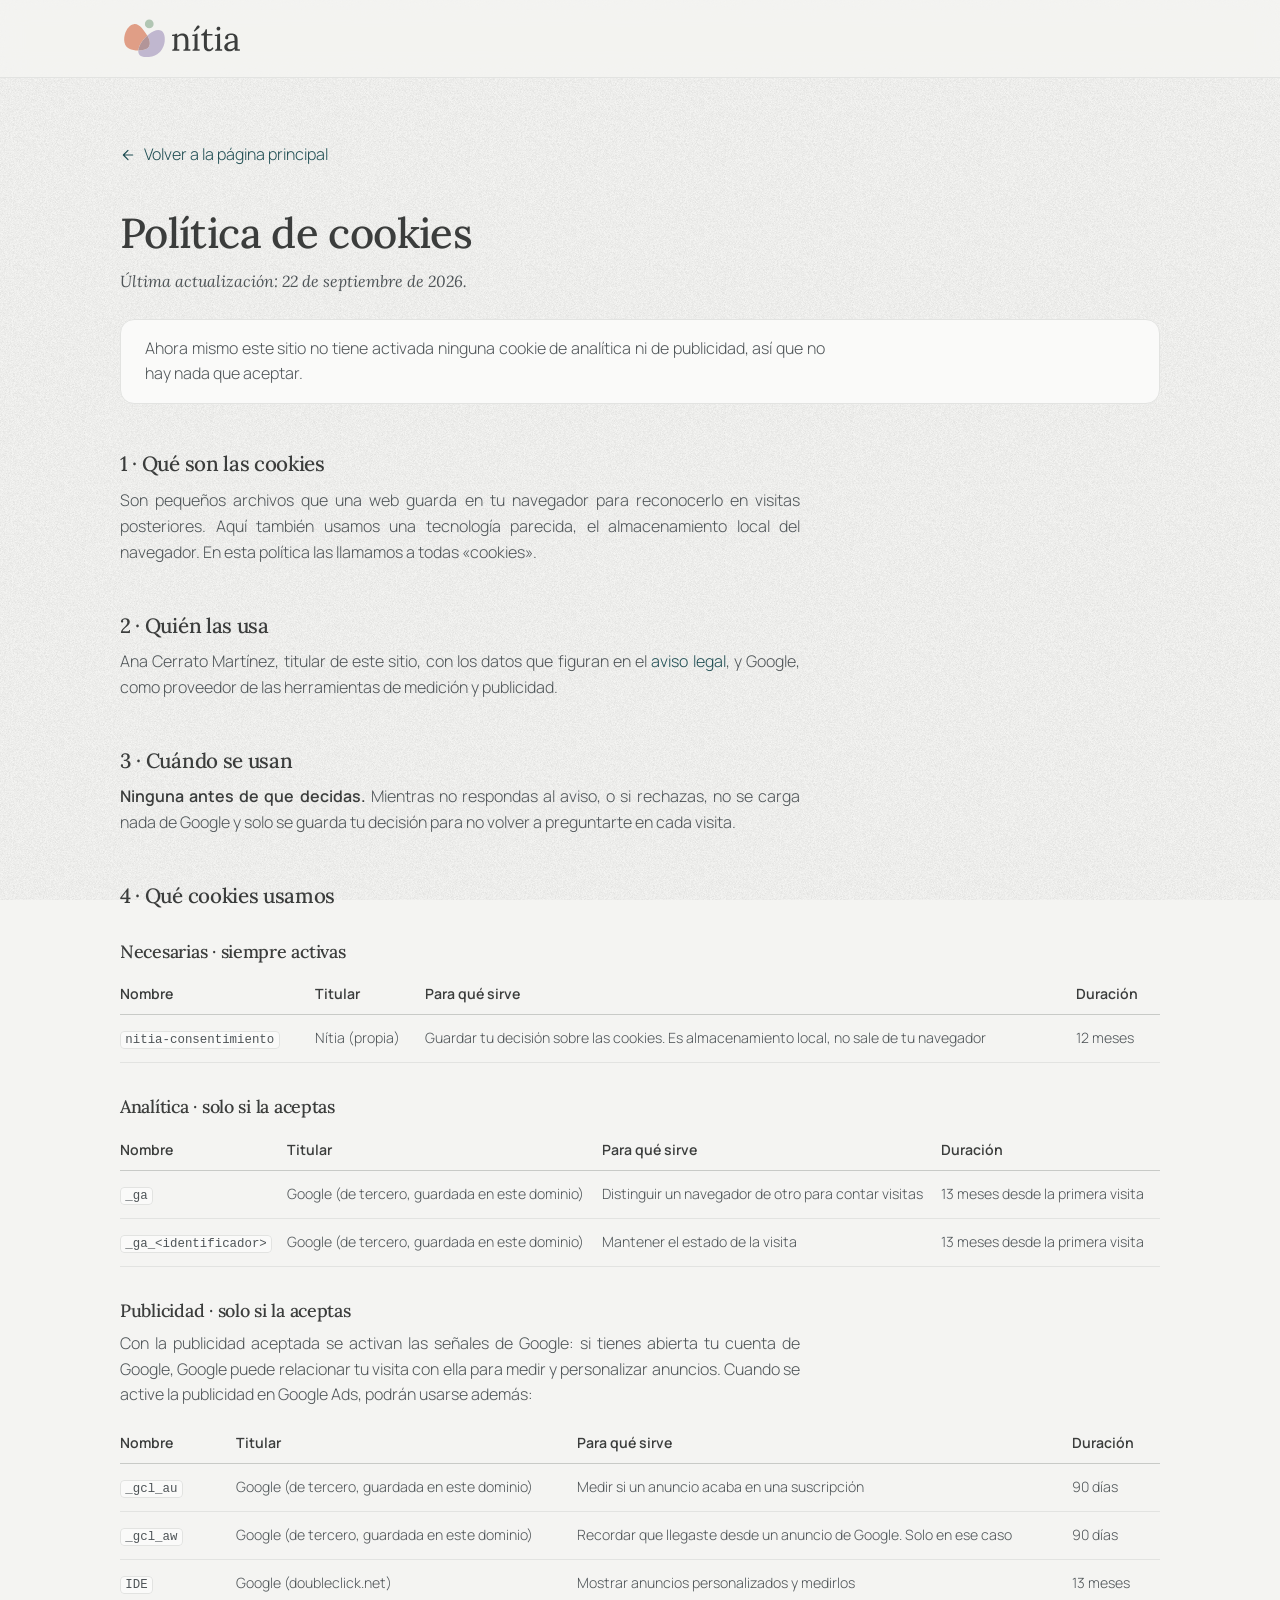
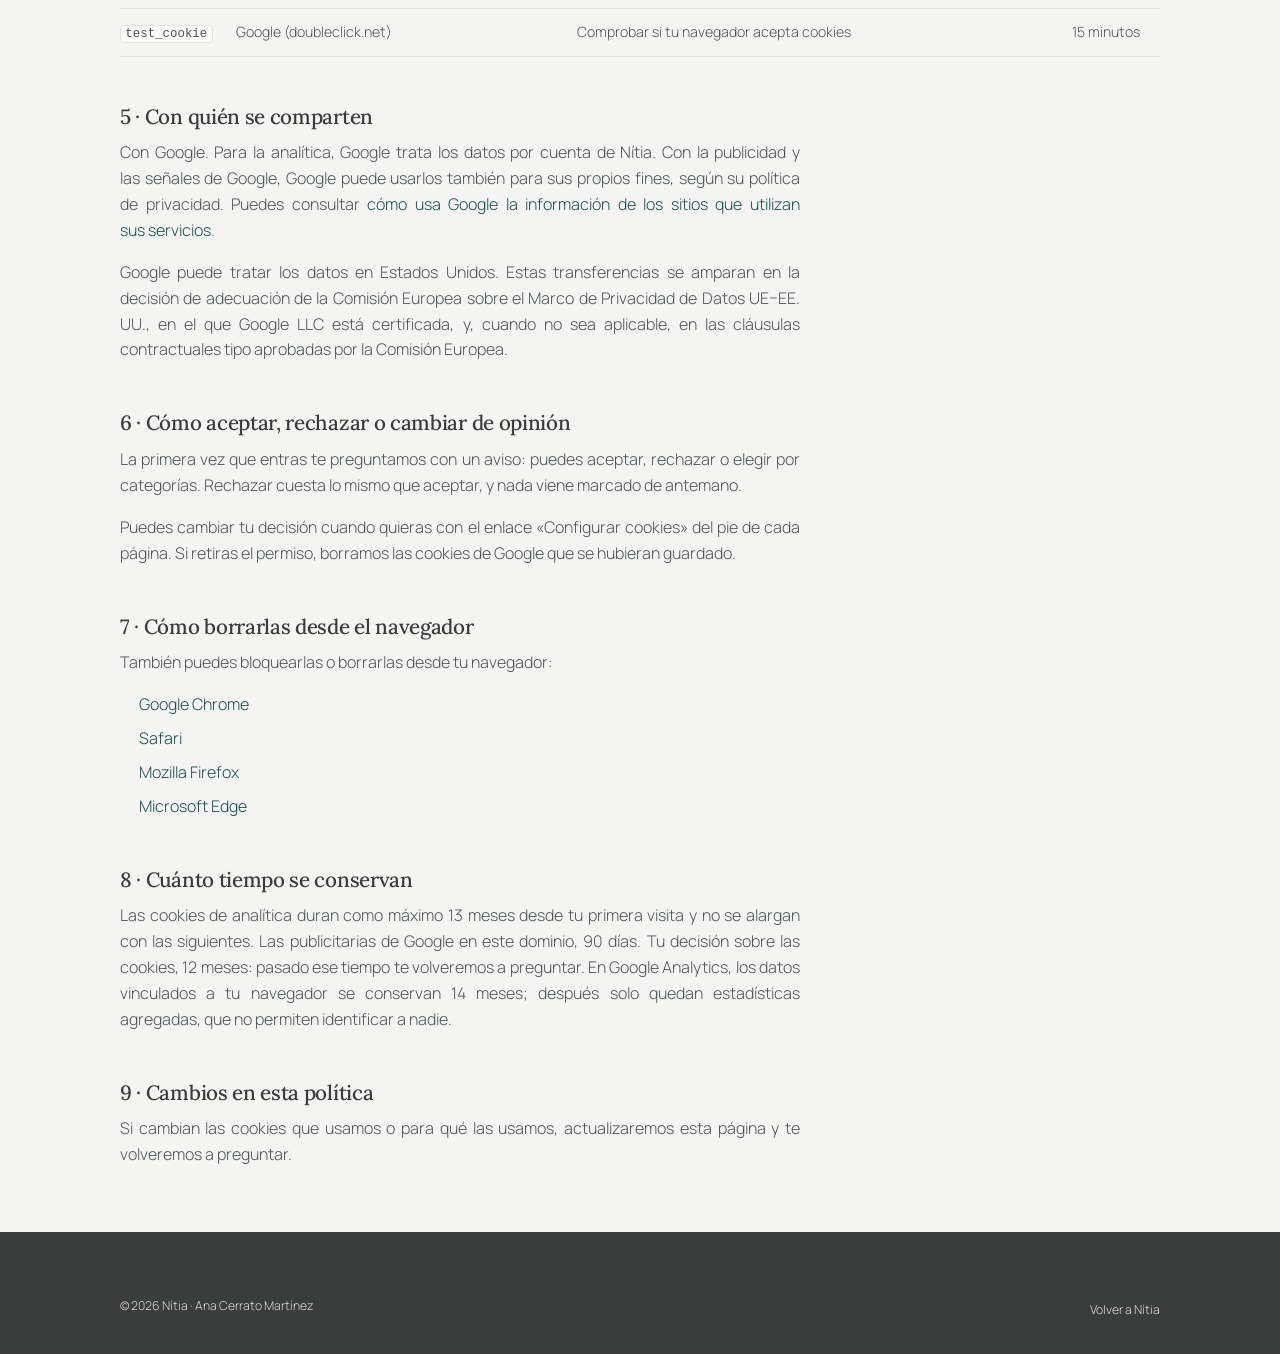
<file: legal/cookies.html>
<!DOCTYPE html>
<html lang="es">
<head>
<meta charset="utf-8">
<meta name="viewport" content="width=device-width, initial-scale=1">
<title>Política de cookies — Nítia</title>
<meta name="robots" content="noindex"><!-- Se deja a propósito: las páginas legales no necesitan aparecer en buscadores -->
<link rel="icon" href="../src/img/logo/nitia-isotipo.svg" type="image/svg+xml">
<!-- TIPOGRAFÍA · autoalojada. Ver la explicación completa en index.html. -->
<link rel="preload" href="../src/fuentes/manrope-latin-300-normal.woff2" as="font" type="font/woff2" crossorigin>
<link rel="preload" href="../src/fuentes/lora-latin-500-normal.woff2" as="font" type="font/woff2" crossorigin>
<link rel="stylesheet" href="../src/fuentes/fuentes.css?v=2026-09-15">

<!-- Hojas modulares, en paralelo y en orden de cascada. -->
<link rel="stylesheet" href="../css/01-tokens.css?v=2026-09-15">
<link rel="stylesheet" href="../css/02-base.css?v=2026-09-15">
<link rel="stylesheet" href="../css/03-componentes.css?v=2026-09-23b">
<link rel="stylesheet" href="../css/04-secciones.css?v=2026-09-23d">
<link rel="stylesheet" href="../css/05-utilidades.css?v=2026-09-23">
<link rel="stylesheet" href="../css/06-consentimiento.css?v=2026-09-22">
</head>
<body>
<div class="grano" aria-hidden="true"></div>

<header class="cabecera" data-fijada="si">
  <div class="envoltura cabecera__fila">
    <a class="marca" href="../index.html" aria-label="Nítia — inicio">
      <img src="../src/img/logo/nitia-logo.svg" alt="" width="820" height="291">
    </a>
  </div>
</header>

<main class="envoltura legal">
  <a class="legal__volver" href="../index.html">
    <svg viewBox="0 0 24 24" width="16" height="16" fill="none" stroke="currentColor"
         stroke-width="1.8" stroke-linecap="round" stroke-linejoin="round" aria-hidden="true">
      <path d="M19 12H6M12 19l-7-7 7-7"/>
    </svg>
    Volver a la página principal
  </a>


  <h1>Política de cookies</h1>
  <p><em>Última actualización: 22 de septiembre de 2026.</em></p>

  <!-- Este bloque lo rellena consentimiento.js con la situación real de
       cada visitante. Si JavaScript no está disponible, queda este texto. -->
  <div class="legal__estado">
    <p data-estado-cookies>Sin JavaScript activo, este sitio no usa cookies de
    analítica ni de publicidad.</p>
    <p data-cookies-envoltura><a href="#" data-cookies="configurar">Cambiar mi decisión</a></p>
  </div>

  <h2>1 · Qué son las cookies</h2>
  <p>Son pequeños archivos que una web guarda en tu navegador para reconocerlo en
  visitas posteriores. Aquí también usamos una tecnología parecida, el
  almacenamiento local del navegador. En esta política las llamamos a todas
  «cookies».</p>

  <h2>2 · Quién las usa</h2>
  <p>Ana Cerrato Martínez, titular de este sitio, con los datos que figuran en el
  <a href="privacidad.html">aviso legal</a>, y Google, como proveedor de las
  herramientas de medición y publicidad.</p>

  <h2>3 · Cuándo se usan</h2>
  <p><strong>Ninguna antes de que decidas.</strong> Mientras no respondas al
  aviso, o si rechazas, no se carga nada de Google y solo se guarda tu decisión
  para no volver a preguntarte en cada visita.</p>

  <h2>4 · Qué cookies usamos</h2>

  <h3>Necesarias · siempre activas</h3>
  <div class="legal__tabla">
  <table>
    <thead><tr><th>Nombre</th><th>Titular</th><th>Para qué sirve</th><th>Duración</th></tr></thead>
    <tbody>
      <tr><td data-etiqueta="Nombre"><code>nitia-consentimiento</code></td><td data-etiqueta="Titular">Nítia (propia)</td>
          <td data-etiqueta="Para qué sirve">Guardar tu decisión sobre las cookies. Es almacenamiento local, no sale de tu navegador</td>
          <td data-etiqueta="Duración">12 meses</td></tr>
    </tbody>
  </table>
  </div>

  <h3>Analítica · solo si la aceptas</h3>
  <div class="legal__tabla">
  <table>
    <thead><tr><th>Nombre</th><th>Titular</th><th>Para qué sirve</th><th>Duración</th></tr></thead>
    <tbody>
      <tr><td data-etiqueta="Nombre"><code>_ga</code></td><td data-etiqueta="Titular">Google (de tercero, guardada en este dominio)</td>
          <td data-etiqueta="Para qué sirve">Distinguir un navegador de otro para contar visitas</td>
          <td data-etiqueta="Duración">13 meses desde la primera visita</td></tr>
      <tr><td data-etiqueta="Nombre"><code>_ga_&lt;identificador&gt;</code></td><td data-etiqueta="Titular">Google (de tercero, guardada en este dominio)</td>
          <td data-etiqueta="Para qué sirve">Mantener el estado de la visita</td>
          <td data-etiqueta="Duración">13 meses desde la primera visita</td></tr>
    </tbody>
  </table>
  </div>

  <h3>Publicidad · solo si la aceptas</h3>
  <p>Con la publicidad aceptada se activan las señales de Google: si tienes
  abierta tu cuenta de Google, Google puede relacionar tu visita con ella para
  medir y personalizar anuncios. Cuando se active la publicidad en Google Ads,
  podrán usarse además:</p>
  <div class="legal__tabla">
  <table>
    <thead><tr><th>Nombre</th><th>Titular</th><th>Para qué sirve</th><th>Duración</th></tr></thead>
    <tbody>
      <tr><td data-etiqueta="Nombre"><code>_gcl_au</code></td><td data-etiqueta="Titular">Google (de tercero, guardada en este dominio)</td>
          <td data-etiqueta="Para qué sirve">Medir si un anuncio acaba en una suscripción</td><td data-etiqueta="Duración">90 días</td></tr>
      <tr><td data-etiqueta="Nombre"><code>_gcl_aw</code></td><td data-etiqueta="Titular">Google (de tercero, guardada en este dominio)</td>
          <td data-etiqueta="Para qué sirve">Recordar que llegaste desde un anuncio de Google. Solo en ese caso</td><td data-etiqueta="Duración">90 días</td></tr>
      <tr><td data-etiqueta="Nombre"><code>IDE</code></td><td data-etiqueta="Titular">Google (doubleclick.net)</td>
          <td data-etiqueta="Para qué sirve">Mostrar anuncios personalizados y medirlos</td><td data-etiqueta="Duración">13 meses</td></tr>
      <tr><td data-etiqueta="Nombre"><code>test_cookie</code></td><td data-etiqueta="Titular">Google (doubleclick.net)</td>
          <td data-etiqueta="Para qué sirve">Comprobar si tu navegador acepta cookies</td><td data-etiqueta="Duración">15 minutos</td></tr>
    </tbody>
  </table>
  </div>

  <h2>5 · Con quién se comparten</h2>
  <p>Con Google. Para la analítica, Google trata los datos por cuenta de Nítia.
  Con la publicidad y las señales de Google, Google puede usarlos también para
  sus propios fines, según su política de privacidad. Puedes consultar
  <a href="https://policies.google.com/technologies/partner-sites?hl=es" rel="noopener">cómo
  usa Google la información de los sitios que utilizan sus servicios</a>.</p>
  <p>Google puede tratar los datos en Estados Unidos. Estas transferencias se
  amparan en la decisión de adecuación de la Comisión Europea sobre el Marco de
  Privacidad de Datos UE–EE. UU., en el que Google LLC está certificada, y,
  cuando no sea aplicable, en las cláusulas contractuales tipo aprobadas por la
  Comisión Europea.</p>

  <h2>6 · Cómo aceptar, rechazar o cambiar de opinión</h2>
  <p>La primera vez que entras te preguntamos con un aviso: puedes aceptar,
  rechazar o elegir por categorías. Rechazar cuesta lo mismo que aceptar, y nada
  viene marcado de antemano.</p>
  <p>Puedes cambiar tu decisión cuando quieras con el enlace «Configurar
  cookies» del pie de cada página. Si retiras el permiso, borramos las cookies
  de Google que se hubieran guardado.</p>

  <h2>7 · Cómo borrarlas desde el navegador</h2>
  <p>También puedes bloquearlas o borrarlas desde tu navegador:</p>
  <ul>
    <li><a href="https://support.google.com/chrome/answer/95647?hl=es" rel="noopener">Google Chrome</a></li>
    <li><a href="https://support.apple.com/es-es/guide/safari/sfri11471/mac" rel="noopener">Safari</a></li>
    <li><a href="https://support.mozilla.org/es/kb/Borrar%20cookies" rel="noopener">Mozilla Firefox</a></li>
    <li><a href="https://support.microsoft.com/es-es/microsoft-edge/eliminar-cookies-en-microsoft-edge-63947406-40ac-c3b8-57b9-2a946a29ae09" rel="noopener">Microsoft Edge</a></li>
  </ul>

  <h2>8 · Cuánto tiempo se conservan</h2>
  <p>Las cookies de analítica duran como máximo 13 meses desde tu primera visita
  y no se alargan con las siguientes. Las publicitarias de Google en este
  dominio, 90 días. Tu decisión sobre las cookies, 12 meses: pasado ese tiempo
  te volveremos a preguntar. En Google Analytics, los datos vinculados a tu
  navegador se conservan 14 meses; después solo quedan estadísticas agregadas,
  que no permiten identificar a nadie.</p>

  <h2>9 · Cambios en esta política</h2>
  <p>Si cambian las cookies que usamos o para qué las usamos, actualizaremos esta
  página y te volveremos a preguntar.</p>
</main>

<footer class="pie">
  <div class="envoltura">
    <div class="pie__inferior" style="border:0; padding-top:0">
      <span>© 2026 Nítia · Ana Cerrato Martínez</span>
      <span><span data-cookies-envoltura><a href="#" data-cookies="configurar">Configurar cookies</a> · </span><a href="../index.html">Volver a Nítia</a></span>
    </div>
  </div>
</footer>
<!-- ═════════════════════════════════════════════════════════════════════
     COOKIES · aviso (primera capa) y panel de configuración
     Solo aparecen si hay identificador en src/js/medicion.js.
     Si se instala el píxel de Meta, se añade a «Publicidad» y a la
     política de cookies.
     ═════════════════════════════════════════════════════════════════════ -->

<!-- Primera capa. No es modal: no bloquea la lectura de la página, pero
     tampoco se carga nada de Google hasta que la persona decide. Sin botón
     de cerrar: cerrar sin elegir no puede contar como aceptar. -->
<!-- Se nombra la marca, no a la titular: la guía de la AEPD (2024) no exige
     la denominación social en la primera capa si los datos completos están en
     el aviso legal y la identidad se desprende del propio sitio (dominio y
     marca coinciden: nitia.app / Nítia). Ambas cosas se cumplen. -->
<section id="aviso-cookies" class="aviso-cookies" aria-labelledby="aviso-cookies-titulo" hidden>
  <h2 id="aviso-cookies-titulo">Tu privacidad</h2>
  <p>En Nítia queremos usar cookies de Google para dos cosas: <strong>medir</strong> cuántas personas visitan la
     página y qué partes leen, y <strong>publicidad</strong>: saber si nuestros
     anuncios funcionan y mostrarte anuncios de Nítia en otros sitios.</p>
  <p>Recogen datos de navegación, como las páginas que visitas y el tipo de
     dispositivo. Google puede tratarlos fuera de la Unión Europea. No se
     activa nada hasta que decidas.
     <a href="cookies.html">Política de cookies</a></p>
  <div class="aviso-cookies__acciones">
    <button class="boton" type="button" data-cookies="rechazar">Rechazar</button>
    <button class="boton" type="button" data-cookies="aceptar">Aceptar</button>
    <button class="aviso-cookies__configurar" type="button" data-cookies="configurar">Configurar</button>
  </div>
</section>

<!-- Panel de configuración. <dialog> nativo: gestiona el foco, se cierra
     con Esc y el lector de pantalla lo anuncia como diálogo. Todo viene
     DESMARCADO: nada premarcado es requisito, no preferencia. -->
<dialog id="panel-cookies" class="panel-cookies" aria-labelledby="panel-cookies-titulo">
  <div class="panel-cookies__cuerpo">
    <h2 id="panel-cookies-titulo">Configurar cookies</h2>
    <p class="panel-cookies__intro">Elige qué aceptas. Puedes cambiarlo cuando
       quieras desde «Configurar cookies», al pie de cada página.</p>

    <div class="categoria">
      <h3>Necesarias</h3>
      <span class="categoria__fija">Siempre activas</span>
      <p>Guardan tu decisión sobre las cookies durante 12 meses, para no
         preguntarte en cada visita. No te identifican y no salen de tu
         navegador.</p>
    </div>

    <div class="categoria">
      <h3><label for="cookies-analitica">Analítica</label></h3>
      <input class="interruptor" type="checkbox" role="switch" id="cookies-analitica">
      <p>Nos dicen cuántas personas visitan la página, desde dónde llegan, qué
         secciones leen y qué preguntas abren. Proveedor: Google (Google
         Analytics). Duración: 13 meses.</p>
    </div>

    <div class="categoria">
      <h3><label for="cookies-publicidad">Publicidad</label></h3>
      <input class="interruptor" type="checkbox" role="switch" id="cookies-publicidad">
      <p>Sirven para saber si nuestros anuncios funcionan y para mostrarte
         anuncios de Nítia en otros sitios. Si tienes abierta tu cuenta de
         Google, Google puede relacionarlas con ella. Proveedor: Google
         (Google Ads). Duración: hasta 13 meses.</p>
    </div>
  </div>

  <div class="panel-cookies__acciones">
    <button class="boton" type="button" data-cookies="rechazar">Rechazar todo</button>
    <button class="boton" type="button" data-cookies="aceptar">Aceptar todo</button>
    <button class="boton boton--fantasma boton--guardar" type="button" data-cookies="guardar">Guardar mi selección</button>
  </div>
</dialog>

<!-- Las páginas legales también llevan el aviso: se puede llegar a ellas
     directamente desde un buscador o un enlace. -->
<script src="../src/js/medicion.js?v=2026-09-25" defer></script>
<script src="../src/js/consentimiento.js?v=2026-09-22" defer></script>
</body>
</html>
</file>
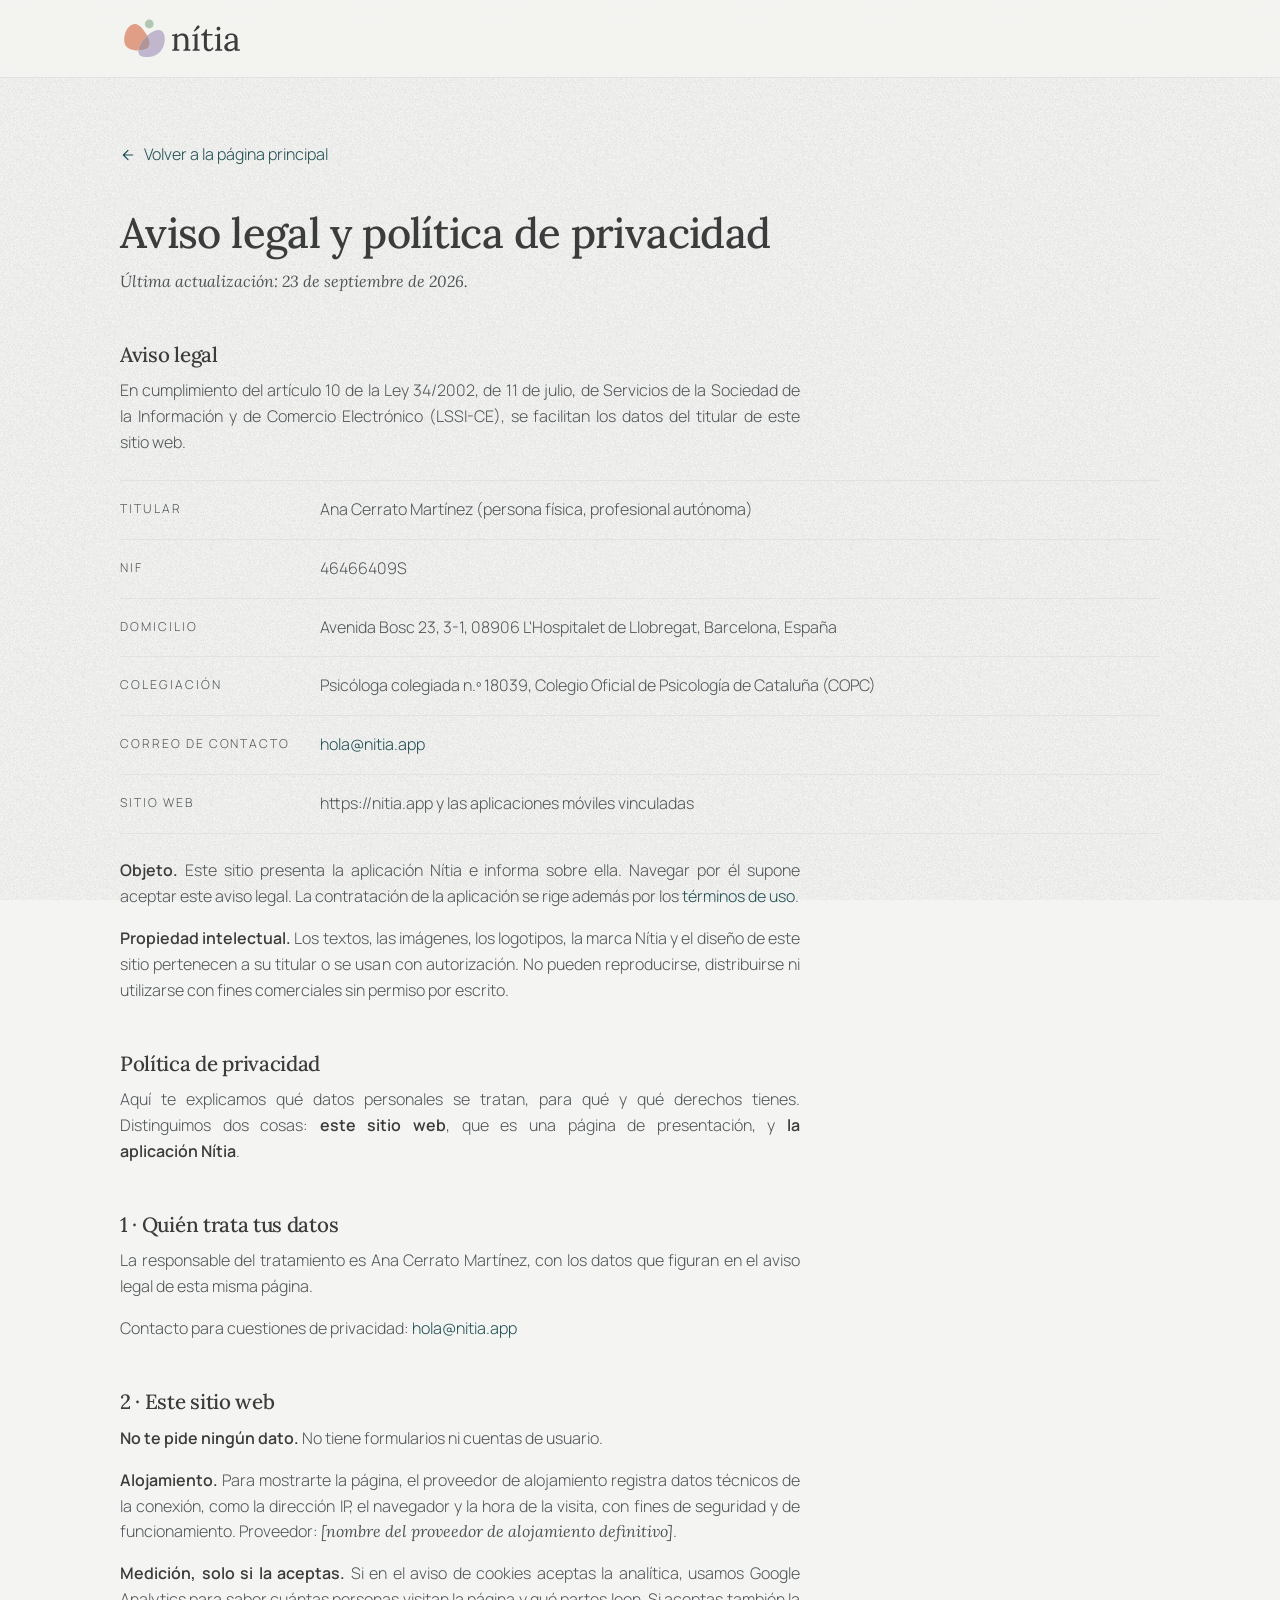
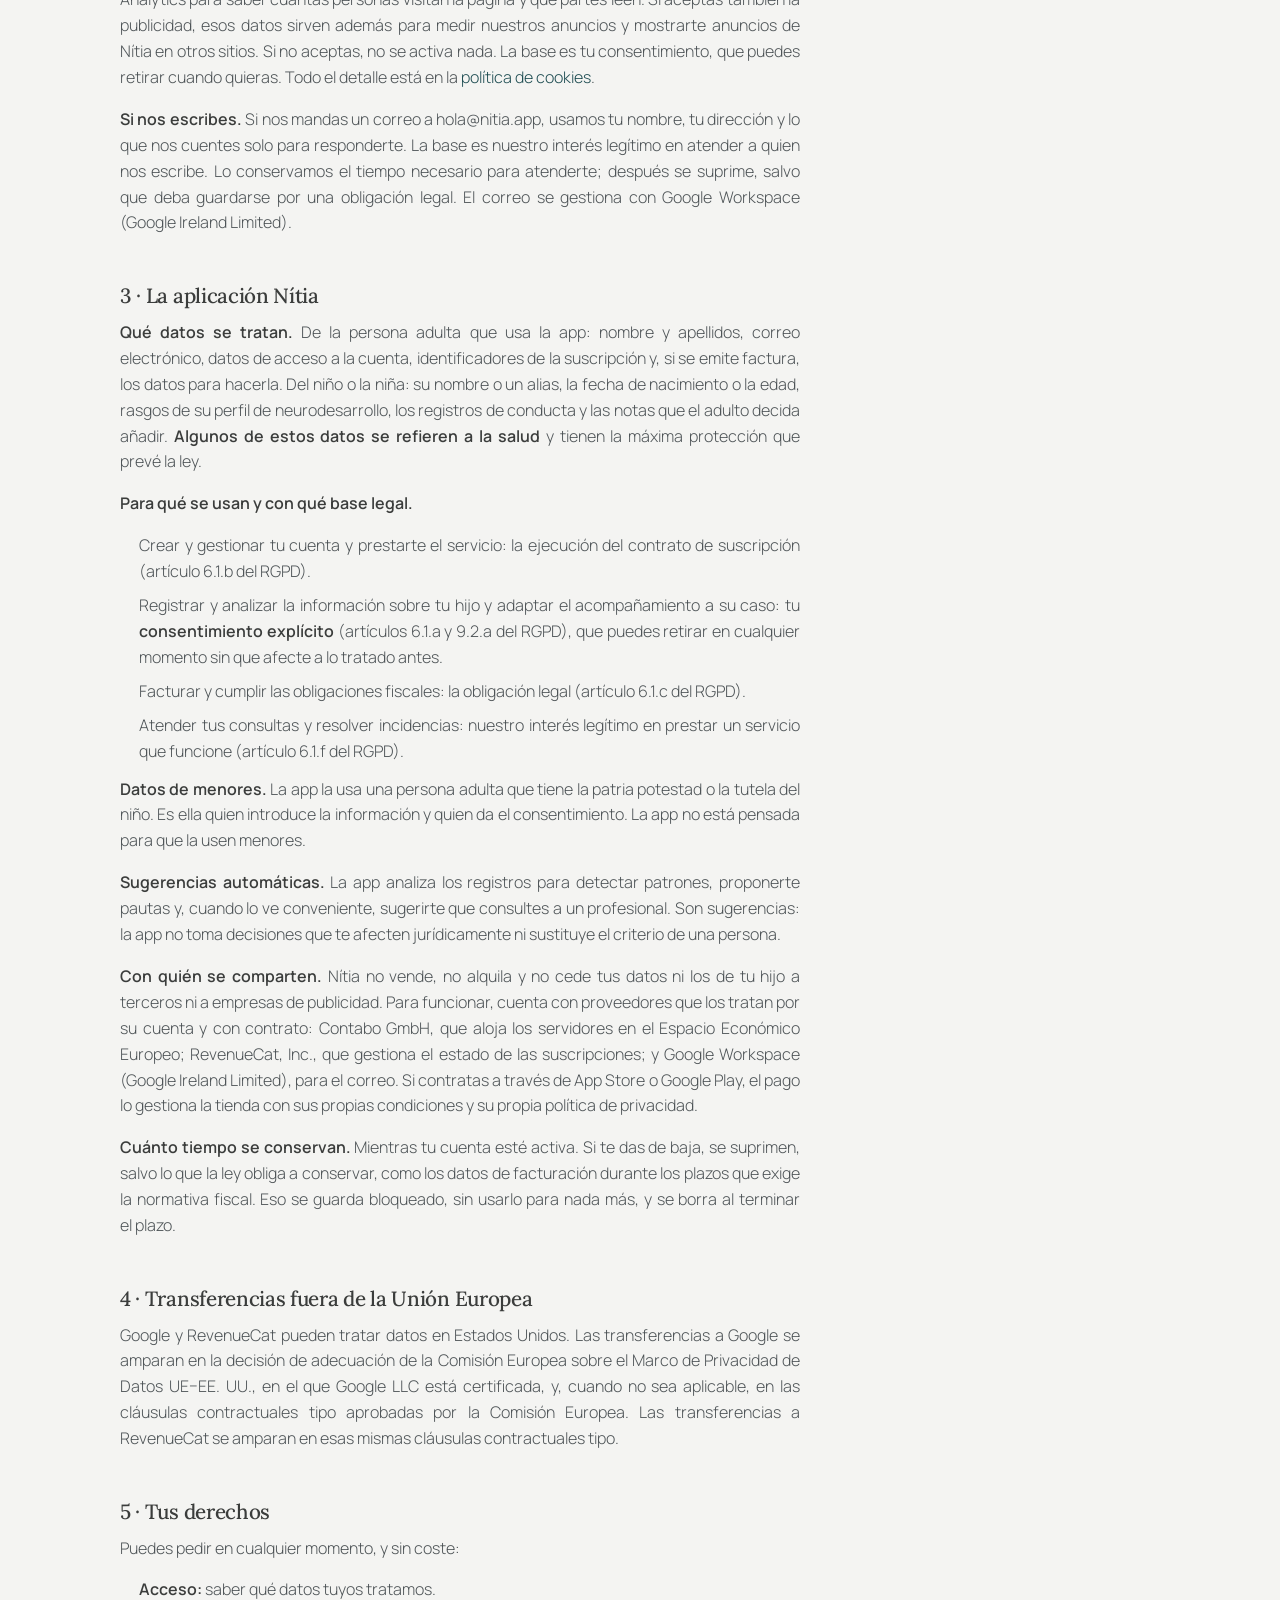
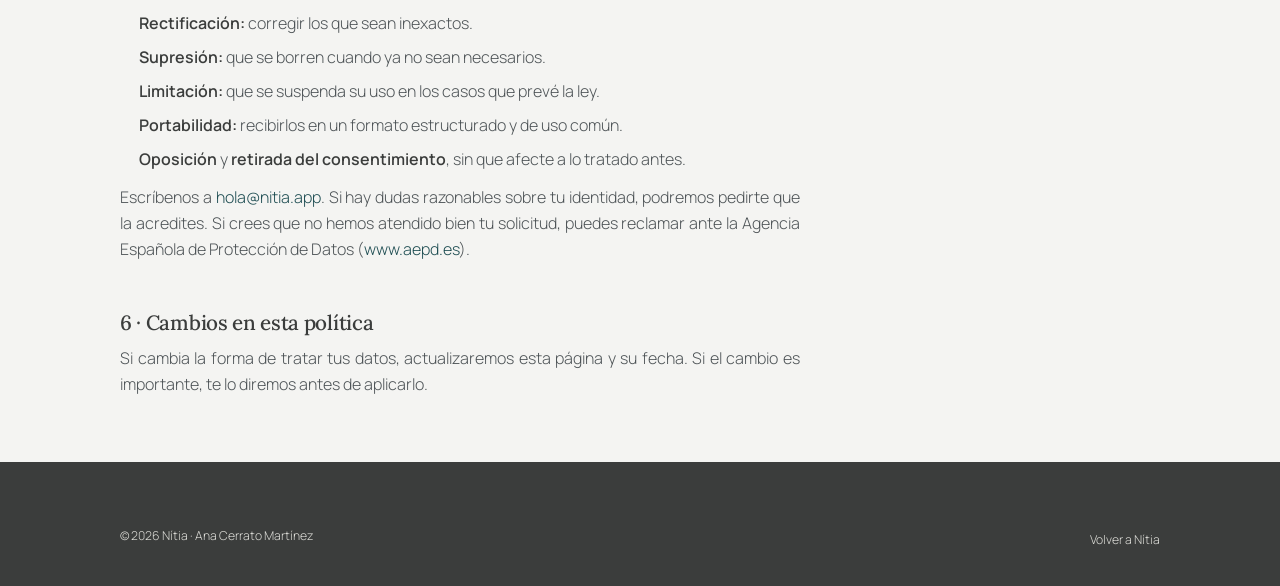
<file: legal/privacidad.html>
<!DOCTYPE html>
<html lang="es">
<head>
<meta charset="utf-8">
<meta name="viewport" content="width=device-width, initial-scale=1">
<title>Aviso legal y política de privacidad — Nítia</title>
<meta name="robots" content="noindex"><!-- Se deja a propósito: las páginas legales no necesitan aparecer en buscadores -->
<link rel="icon" href="../src/img/logo/nitia-isotipo.svg" type="image/svg+xml">
<!-- TIPOGRAFÍA · autoalojada. Ver la explicación completa en index.html. -->
<link rel="preload" href="../src/fuentes/manrope-latin-300-normal.woff2" as="font" type="font/woff2" crossorigin>
<link rel="preload" href="../src/fuentes/lora-latin-500-normal.woff2" as="font" type="font/woff2" crossorigin>
<link rel="stylesheet" href="../src/fuentes/fuentes.css?v=2026-09-15">

<!-- Hojas modulares, en paralelo y en orden de cascada. -->
<link rel="stylesheet" href="../css/01-tokens.css?v=2026-09-15">
<link rel="stylesheet" href="../css/02-base.css?v=2026-09-15">
<link rel="stylesheet" href="../css/03-componentes.css?v=2026-09-23b">
<link rel="stylesheet" href="../css/04-secciones.css?v=2026-09-23d">
<link rel="stylesheet" href="../css/05-utilidades.css?v=2026-09-23">
<link rel="stylesheet" href="../css/06-consentimiento.css?v=2026-09-22">
</head>
<body>
<div class="grano" aria-hidden="true"></div>

<header class="cabecera" data-fijada="si">
  <div class="envoltura cabecera__fila">
    <a class="marca" href="../index.html" aria-label="Nítia — inicio">
      <img src="../src/img/logo/nitia-logo.svg" alt="" width="820" height="291">
    </a>
  </div>
</header>

<main class="envoltura legal">
  <a class="legal__volver" href="../index.html">
    <svg viewBox="0 0 24 24" width="16" height="16" fill="none" stroke="currentColor"
         stroke-width="1.8" stroke-linecap="round" stroke-linejoin="round" aria-hidden="true">
      <path d="M19 12H6M12 19l-7-7 7-7"/>
    </svg>
    Volver a la página principal
  </a>


  <h1>Aviso legal y política de privacidad</h1>
  <p><em>Última actualización: 23 de septiembre de 2026.</em></p>

  <h2>Aviso legal</h2>
  <p>En cumplimiento del artículo 10 de la Ley 34/2002, de 11 de julio, de
  Servicios de la Sociedad de la Información y de Comercio Electrónico
  (LSSI-CE), se facilitan los datos del titular de este sitio web.</p>

  <dl class="legal__datos">
    <dt>Titular</dt>
    <dd>Ana Cerrato Martínez (persona física, profesional autónoma)</dd>
    <dt>NIF</dt>
    <dd>46466409S</dd>
    <dt>Domicilio</dt>
    <dd>Avenida Bosc 23, 3-1, 08906 L'Hospitalet de Llobregat, Barcelona, España</dd>
    <dt>Colegiación</dt>
    <dd>Psicóloga colegiada n.º 18039, Colegio Oficial de Psicología de Cataluña (COPC)</dd>
    <dt>Correo de contacto</dt>
    <dd><a href="mailto:hola@nitia.app">hola@nitia.app</a></dd>
    <dt>Sitio web</dt>
    <dd>https://nitia.app y las aplicaciones móviles vinculadas</dd>
  </dl>

  <p><strong>Objeto.</strong> Este sitio presenta la aplicación Nítia e informa
  sobre ella. Navegar por él supone aceptar este aviso legal. La contratación de
  la aplicación se rige además por los <a href="terminos.html">términos de uso</a>.</p>

  <p><strong>Propiedad intelectual.</strong> Los textos, las imágenes, los
  logotipos, la marca Nítia y el diseño de este sitio pertenecen a su titular o
  se usan con autorización. No pueden reproducirse, distribuirse ni utilizarse
  con fines comerciales sin permiso por escrito.</p>

  <h2>Política de privacidad</h2>
  <p>Aquí te explicamos qué datos personales se tratan, para qué y qué derechos
  tienes. Distinguimos dos cosas: <strong>este sitio web</strong>, que es una
  página de presentación, y <strong>la aplicación Nítia</strong>.</p>

  <h2>1 · Quién trata tus datos</h2>
  <p>La responsable del tratamiento es Ana Cerrato Martínez, con los datos que
  figuran en el aviso legal de esta misma página.</p>
  <!-- La documentación recibida rotulaba este correo como «Contacto Delegado de
       Privacidad». Se cambió el 21-09-2026: podía leerse como que hay un Delegado
       de Protección de Datos designado, y no consta que lo haya. -->
  <p>Contacto para cuestiones de privacidad:
  <a href="mailto:hola@nitia.app">hola@nitia.app</a></p>

  <h2>2 · Este sitio web</h2>
  <p><strong>No te pide ningún dato.</strong> No tiene formularios ni cuentas de
  usuario.</p>
  <p><strong>Alojamiento.</strong> Para mostrarte la página, el proveedor de
  alojamiento registra datos técnicos de la conexión, como la dirección IP, el
  navegador y la hora de la visita, con fines de seguridad y de funcionamiento.
  Proveedor: <em>[nombre del proveedor de alojamiento definitivo]</em>.</p>
  <p><strong>Medición, solo si la aceptas.</strong> Si en el aviso de cookies
  aceptas la analítica, usamos Google Analytics para saber cuántas personas
  visitan la página y qué partes leen. Si aceptas también la publicidad, esos
  datos sirven además para medir nuestros anuncios y mostrarte anuncios de Nítia
  en otros sitios. Si no aceptas, no se activa nada. La base es tu
  consentimiento, que puedes retirar cuando quieras. Todo el detalle está en la
  <a href="cookies.html">política de cookies</a>.</p>
  <p><strong>Si nos escribes.</strong> Si nos mandas un correo a
  hola@nitia.app, usamos tu nombre, tu dirección y lo que nos cuentes solo para
  responderte. La base es nuestro interés legítimo en atender a quien nos
  escribe. Lo conservamos el tiempo necesario para atenderte; después se suprime,
  salvo que deba guardarse por una obligación legal. El correo se gestiona con
  Google Workspace (Google Ireland Limited).</p>

  <h2>3 · La aplicación Nítia</h2>
  <p><strong>Qué datos se tratan.</strong> De la persona adulta que usa la app:
  nombre y apellidos, correo electrónico, datos de acceso a la cuenta,
  identificadores de la suscripción y, si se emite factura, los datos para
  hacerla. Del niño o la niña: su nombre o un alias, la fecha de nacimiento o la
  edad, rasgos de su perfil de neurodesarrollo, los registros de conducta y las
  notas que el adulto decida añadir. <strong>Algunos de estos datos se refieren a
  la salud</strong> y tienen la máxima protección que prevé la ley.</p>

  <p><strong>Para qué se usan y con qué base legal.</strong></p>
  <ul>
    <li>Crear y gestionar tu cuenta y prestarte el servicio: la ejecución del
    contrato de suscripción (artículo 6.1.b del RGPD).</li>
    <li>Registrar y analizar la información sobre tu hijo y adaptar el
    acompañamiento a su caso: tu <strong>consentimiento explícito</strong>
    (artículos 6.1.a y 9.2.a del RGPD), que puedes retirar en cualquier momento
    sin que afecte a lo tratado antes.</li>
    <li>Facturar y cumplir las obligaciones fiscales: la obligación legal
    (artículo 6.1.c del RGPD).</li>
    <li>Atender tus consultas y resolver incidencias: nuestro interés legítimo
    en prestar un servicio que funcione (artículo 6.1.f del RGPD).</li>
  </ul>

  <p><strong>Datos de menores.</strong> La app la usa una persona adulta que
  tiene la patria potestad o la tutela del niño. Es ella quien introduce la
  información y quien da el consentimiento. La app no está pensada para que la
  usen menores.</p>

  <p><strong>Sugerencias automáticas.</strong> La app analiza los registros para
  detectar patrones, proponerte pautas y, cuando lo ve conveniente, sugerirte que
  consultes a un profesional. Son sugerencias: la app no toma decisiones que te
  afecten jurídicamente ni sustituye el criterio de una persona.</p>

  <p><strong>Con quién se comparten.</strong> Nítia no vende, no alquila y no
  cede tus datos ni los de tu hijo a terceros ni a empresas de publicidad. Para
  funcionar, cuenta con proveedores que los tratan por su cuenta y con contrato:
  Contabo GmbH, que aloja los servidores en el Espacio Económico Europeo;
  RevenueCat, Inc., que gestiona el estado de las suscripciones; y Google
  Workspace (Google Ireland Limited), para el correo. Si contratas a través de
  App Store o Google Play, el pago lo gestiona la tienda con sus propias
  condiciones y su propia política de privacidad.</p>

  <p><strong>Cuánto tiempo se conservan.</strong> Mientras tu cuenta esté activa.
  Si te das de baja, se suprimen, salvo lo que la ley obliga a conservar, como
  los datos de facturación durante los plazos que exige la normativa fiscal.
  Eso se guarda bloqueado, sin usarlo para nada más, y se borra al terminar el
  plazo.</p>

  <h2>4 · Transferencias fuera de la Unión Europea</h2>
  <p>Google y RevenueCat pueden tratar datos en Estados Unidos. Las
  transferencias a Google se amparan en la decisión de adecuación de la Comisión
  Europea sobre el Marco de Privacidad de Datos UE–EE. UU., en el que Google LLC
  está certificada, y, cuando no sea aplicable, en las cláusulas contractuales
  tipo aprobadas por la Comisión Europea. Las transferencias a RevenueCat se
  amparan en esas mismas cláusulas contractuales tipo.</p>

  <h2>5 · Tus derechos</h2>
  <p>Puedes pedir en cualquier momento, y sin coste:</p>
  <ul>
    <li><strong>Acceso:</strong> saber qué datos tuyos tratamos.</li>
    <li><strong>Rectificación:</strong> corregir los que sean inexactos.</li>
    <li><strong>Supresión:</strong> que se borren cuando ya no sean necesarios.</li>
    <li><strong>Limitación:</strong> que se suspenda su uso en los casos que
    prevé la ley.</li>
    <li><strong>Portabilidad:</strong> recibirlos en un formato estructurado y de
    uso común.</li>
    <li><strong>Oposición</strong> y <strong>retirada del consentimiento</strong>,
    sin que afecte a lo tratado antes.</li>
  </ul>
  <p>Escríbenos a <a href="mailto:hola@nitia.app">hola@nitia.app</a>. Si hay
  dudas razonables sobre tu identidad, podremos pedirte que la acredites. Si
  crees que no hemos atendido bien tu solicitud, puedes reclamar ante la
  Agencia Española de Protección de Datos
  (<a href="https://www.aepd.es" rel="noopener">www.aepd.es</a>).</p>

  <h2>6 · Cambios en esta política</h2>
  <p>Si cambia la forma de tratar tus datos, actualizaremos esta página y su
  fecha. Si el cambio es importante, te lo diremos antes de aplicarlo.</p>
</main>

<footer class="pie">
  <div class="envoltura">
    <div class="pie__inferior" style="border:0; padding-top:0">
      <span>© 2026 Nítia · Ana Cerrato Martínez</span>
      <span><span data-cookies-envoltura><a href="#" data-cookies="configurar">Configurar cookies</a> · </span><a href="../index.html">Volver a Nítia</a></span>
    </div>
  </div>
</footer>
<!-- ═════════════════════════════════════════════════════════════════════
     COOKIES · aviso (primera capa) y panel de configuración
     Solo aparecen si hay identificador en src/js/medicion.js.
     Si se instala el píxel de Meta, se añade a «Publicidad» y a la
     política de cookies.
     ═════════════════════════════════════════════════════════════════════ -->

<!-- Primera capa. No es modal: no bloquea la lectura de la página, pero
     tampoco se carga nada de Google hasta que la persona decide. Sin botón
     de cerrar: cerrar sin elegir no puede contar como aceptar. -->
<!-- Se nombra la marca, no a la titular: la guía de la AEPD (2024) no exige
     la denominación social en la primera capa si los datos completos están en
     el aviso legal y la identidad se desprende del propio sitio (dominio y
     marca coinciden: nitia.app / Nítia). Ambas cosas se cumplen. -->
<section id="aviso-cookies" class="aviso-cookies" aria-labelledby="aviso-cookies-titulo" hidden>
  <h2 id="aviso-cookies-titulo">Tu privacidad</h2>
  <p>En Nítia queremos usar cookies de Google para dos cosas: <strong>medir</strong> cuántas personas visitan la
     página y qué partes leen, y <strong>publicidad</strong>: saber si nuestros
     anuncios funcionan y mostrarte anuncios de Nítia en otros sitios.</p>
  <p>Recogen datos de navegación, como las páginas que visitas y el tipo de
     dispositivo. Google puede tratarlos fuera de la Unión Europea. No se
     activa nada hasta que decidas.
     <a href="cookies.html">Política de cookies</a></p>
  <div class="aviso-cookies__acciones">
    <button class="boton" type="button" data-cookies="rechazar">Rechazar</button>
    <button class="boton" type="button" data-cookies="aceptar">Aceptar</button>
    <button class="aviso-cookies__configurar" type="button" data-cookies="configurar">Configurar</button>
  </div>
</section>

<!-- Panel de configuración. <dialog> nativo: gestiona el foco, se cierra
     con Esc y el lector de pantalla lo anuncia como diálogo. Todo viene
     DESMARCADO: nada premarcado es requisito, no preferencia. -->
<dialog id="panel-cookies" class="panel-cookies" aria-labelledby="panel-cookies-titulo">
  <div class="panel-cookies__cuerpo">
    <h2 id="panel-cookies-titulo">Configurar cookies</h2>
    <p class="panel-cookies__intro">Elige qué aceptas. Puedes cambiarlo cuando
       quieras desde «Configurar cookies», al pie de cada página.</p>

    <div class="categoria">
      <h3>Necesarias</h3>
      <span class="categoria__fija">Siempre activas</span>
      <p>Guardan tu decisión sobre las cookies durante 12 meses, para no
         preguntarte en cada visita. No te identifican y no salen de tu
         navegador.</p>
    </div>

    <div class="categoria">
      <h3><label for="cookies-analitica">Analítica</label></h3>
      <input class="interruptor" type="checkbox" role="switch" id="cookies-analitica">
      <p>Nos dicen cuántas personas visitan la página, desde dónde llegan, qué
         secciones leen y qué preguntas abren. Proveedor: Google (Google
         Analytics). Duración: 13 meses.</p>
    </div>

    <div class="categoria">
      <h3><label for="cookies-publicidad">Publicidad</label></h3>
      <input class="interruptor" type="checkbox" role="switch" id="cookies-publicidad">
      <p>Sirven para saber si nuestros anuncios funcionan y para mostrarte
         anuncios de Nítia en otros sitios. Si tienes abierta tu cuenta de
         Google, Google puede relacionarlas con ella. Proveedor: Google
         (Google Ads). Duración: hasta 13 meses.</p>
    </div>
  </div>

  <div class="panel-cookies__acciones">
    <button class="boton" type="button" data-cookies="rechazar">Rechazar todo</button>
    <button class="boton" type="button" data-cookies="aceptar">Aceptar todo</button>
    <button class="boton boton--fantasma boton--guardar" type="button" data-cookies="guardar">Guardar mi selección</button>
  </div>
</dialog>

<!-- Las páginas legales también llevan el aviso: se puede llegar a ellas
     directamente desde un buscador o un enlace. -->
<script src="../src/js/medicion.js?v=2026-09-25" defer></script>
<script src="../src/js/consentimiento.js?v=2026-09-22" defer></script>
</body>
</html>
</file>
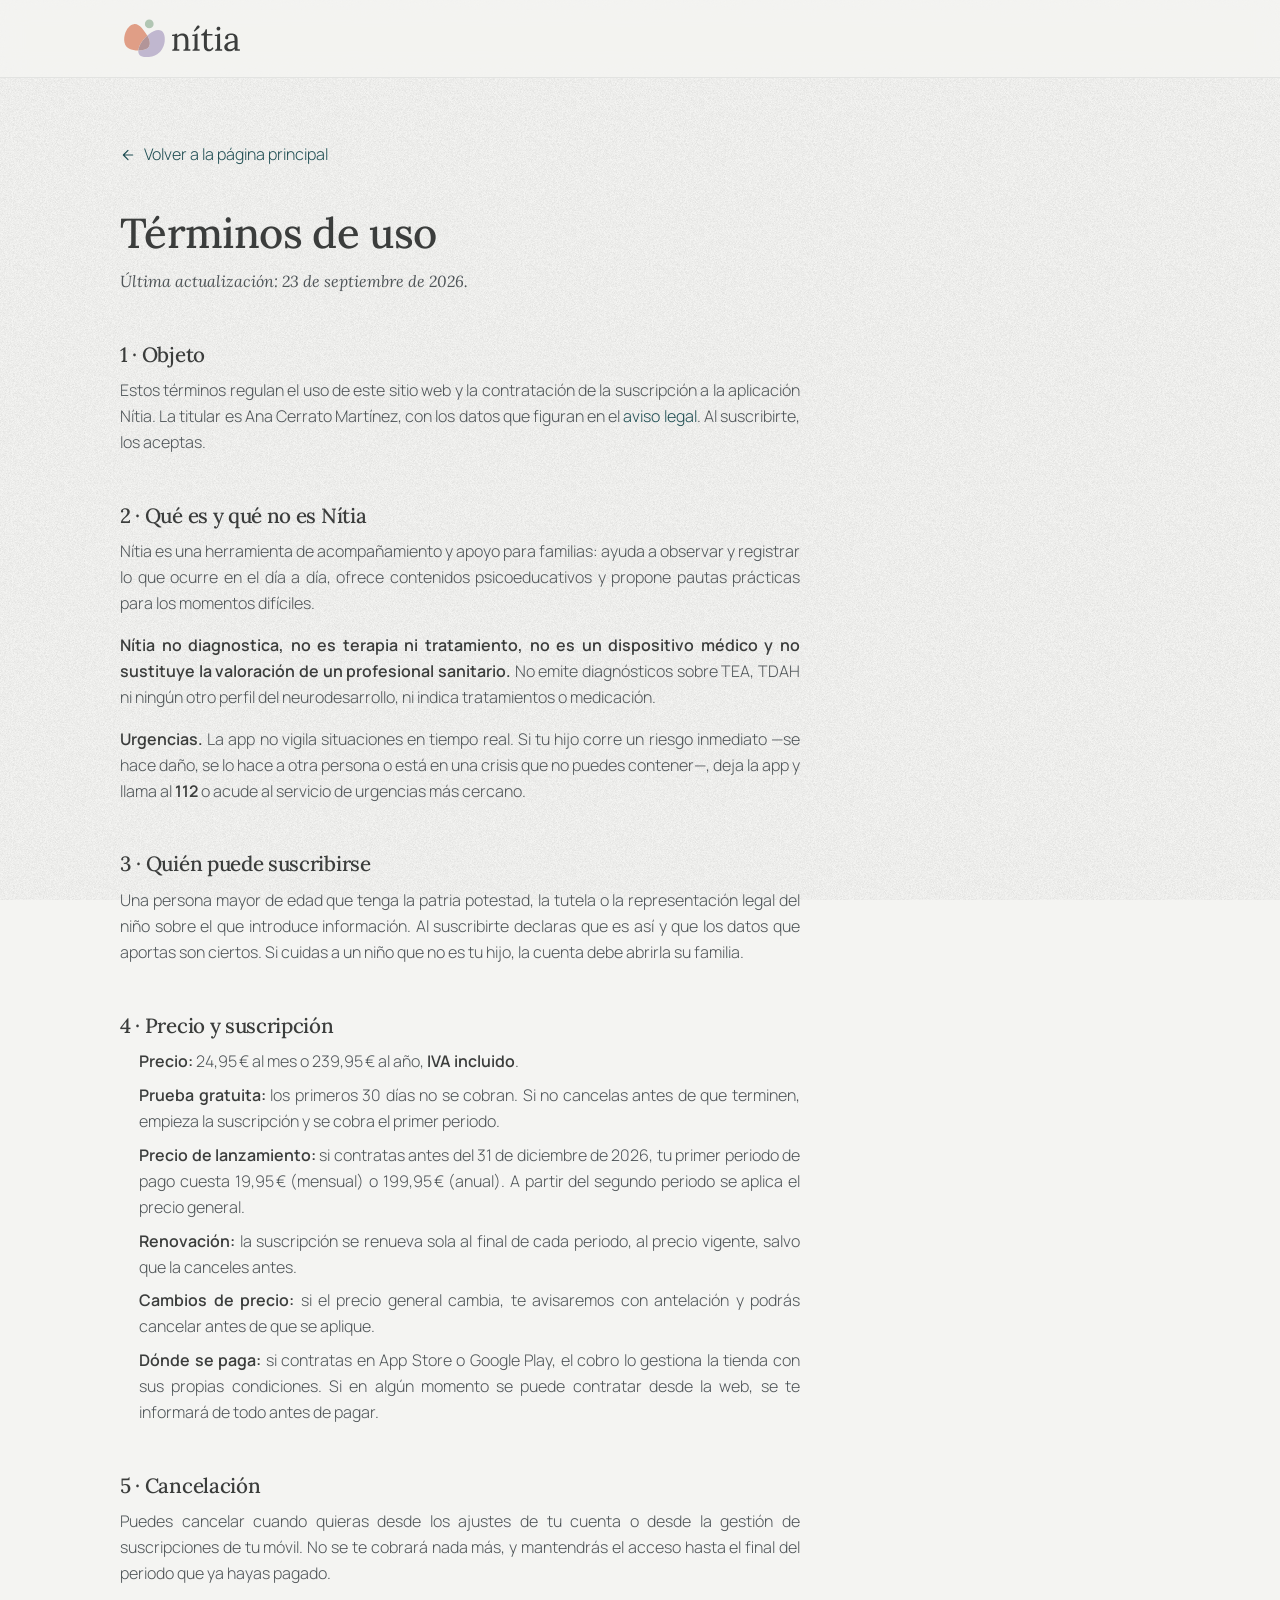
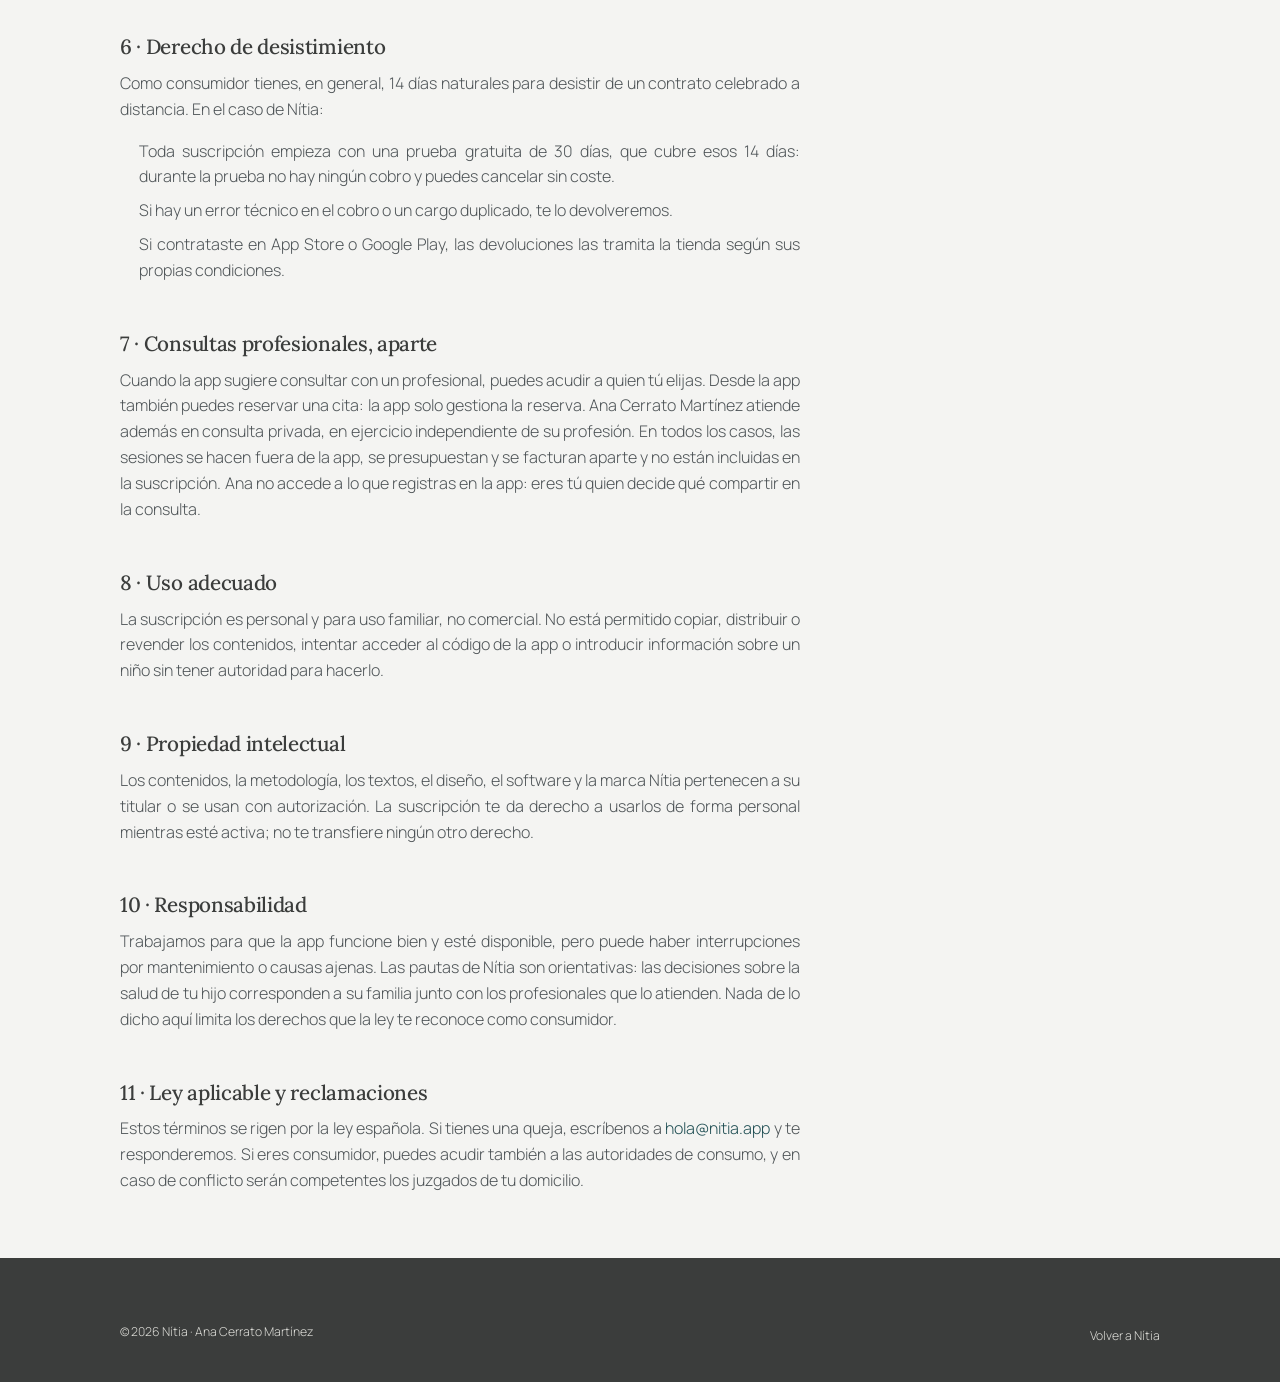
<file: legal/terminos.html>
<!DOCTYPE html>
<html lang="es">
<head>
<meta charset="utf-8">
<meta name="viewport" content="width=device-width, initial-scale=1">
<title>Términos de uso — Nítia</title>
<meta name="robots" content="noindex"><!-- Se deja a propósito: las páginas legales no necesitan aparecer en buscadores -->
<link rel="icon" href="../src/img/logo/nitia-isotipo.svg" type="image/svg+xml">
<!-- TIPOGRAFÍA · autoalojada. Ver la explicación completa en index.html. -->
<link rel="preload" href="../src/fuentes/manrope-latin-300-normal.woff2" as="font" type="font/woff2" crossorigin>
<link rel="preload" href="../src/fuentes/lora-latin-500-normal.woff2" as="font" type="font/woff2" crossorigin>
<link rel="stylesheet" href="../src/fuentes/fuentes.css?v=2026-09-15">

<!-- Hojas modulares, en paralelo y en orden de cascada. -->
<link rel="stylesheet" href="../css/01-tokens.css?v=2026-09-15">
<link rel="stylesheet" href="../css/02-base.css?v=2026-09-15">
<link rel="stylesheet" href="../css/03-componentes.css?v=2026-09-23b">
<link rel="stylesheet" href="../css/04-secciones.css?v=2026-09-23d">
<link rel="stylesheet" href="../css/05-utilidades.css?v=2026-09-23">
<link rel="stylesheet" href="../css/06-consentimiento.css?v=2026-09-22">
</head>
<body>
<div class="grano" aria-hidden="true"></div>

<header class="cabecera" data-fijada="si">
  <div class="envoltura cabecera__fila">
    <a class="marca" href="../index.html" aria-label="Nítia — inicio">
      <img src="../src/img/logo/nitia-logo.svg" alt="" width="820" height="291">
    </a>
  </div>
</header>

<main class="envoltura legal">
  <a class="legal__volver" href="../index.html">
    <svg viewBox="0 0 24 24" width="16" height="16" fill="none" stroke="currentColor"
         stroke-width="1.8" stroke-linecap="round" stroke-linejoin="round" aria-hidden="true">
      <path d="M19 12H6M12 19l-7-7 7-7"/>
    </svg>
    Volver a la página principal
  </a>


  <h1>Términos de uso</h1>
  <p><em>Última actualización: 23 de septiembre de 2026.</em></p>

  <h2>1 · Objeto</h2>
  <p>Estos términos regulan el uso de este sitio web y la contratación de la
  suscripción a la aplicación Nítia. La titular es Ana Cerrato Martínez, con los
  datos que figuran en el <a href="privacidad.html">aviso legal</a>. Al
  suscribirte, los aceptas.</p>

  <h2>2 · Qué es y qué no es Nítia</h2>
  <p>Nítia es una herramienta de acompañamiento y apoyo para familias: ayuda a
  observar y registrar lo que ocurre en el día a día, ofrece contenidos
  psicoeducativos y propone pautas prácticas para los momentos difíciles.</p>
  <p><strong>Nítia no diagnostica, no es terapia ni tratamiento, no es un
  dispositivo médico y no sustituye la valoración de un profesional
  sanitario.</strong> No emite diagnósticos sobre TEA, TDAH ni ningún otro perfil
  del neurodesarrollo, ni indica tratamientos o medicación.</p>
  <p><strong>Urgencias.</strong> La app no vigila situaciones en tiempo real. Si
  tu hijo corre un riesgo inmediato —se hace daño, se lo hace a otra persona o
  está en una crisis que no puedes contener—, deja la app y llama al
  <strong>112</strong> o acude al servicio de urgencias más cercano.</p>

  <h2>3 · Quién puede suscribirse</h2>
  <p>Una persona mayor de edad que tenga la patria potestad, la tutela o la
  representación legal del niño sobre el que introduce información. Al
  suscribirte declaras que es así y que los datos que aportas son ciertos. Si
  cuidas a un niño que no es tu hijo, la cuenta debe abrirla su familia.</p>

  <h2>4 · Precio y suscripción</h2>
  <ul>
    <li><strong>Precio:</strong> 24,95&#8239;€ al mes o 239,95&#8239;€ al año,
    <strong>IVA incluido</strong>.</li>
    <li><strong>Prueba gratuita:</strong> los primeros 30 días no se cobran. Si
    no cancelas antes de que terminen, empieza la suscripción y se cobra el
    primer periodo.</li>
    <li><strong>Precio de lanzamiento:</strong> si contratas antes del 31 de
    diciembre de 2026, tu primer periodo de pago cuesta 19,95&#8239;€ (mensual) o
    199,95&#8239;€ (anual). A partir del segundo periodo se aplica el precio
    general.</li>
    <li><strong>Renovación:</strong> la suscripción se renueva sola al final de
    cada periodo, al precio vigente, salvo que la canceles antes.</li>
    <li><strong>Cambios de precio:</strong> si el precio general cambia, te
    avisaremos con antelación y podrás cancelar antes de que se aplique.</li>
    <li><strong>Dónde se paga:</strong> si contratas en App Store o Google Play,
    el cobro lo gestiona la tienda con sus propias condiciones. Si en algún
    momento se puede contratar desde la web, se te informará de todo antes de
    pagar.</li>
  </ul>

  <h2>5 · Cancelación</h2>
  <p>Puedes cancelar cuando quieras desde los ajustes de tu cuenta o desde la
  gestión de suscripciones de tu móvil. No se te cobrará nada más, y mantendrás
  el acceso hasta el final del periodo que ya hayas pagado.</p>

  <h2>6 · Derecho de desistimiento</h2>
  <p>Como consumidor tienes, en general, 14 días naturales para desistir de un
  contrato celebrado a distancia. En el caso de Nítia:</p>
  <ul>
    <li>Toda suscripción empieza con una prueba gratuita de 30 días, que cubre
    esos 14 días: durante la prueba no hay ningún cobro y puedes cancelar sin
    coste.</li>
    <li>Si hay un error técnico en el cobro o un cargo duplicado, te lo
    devolveremos.</li>
    <li>Si contrataste en App Store o Google Play, las devoluciones las tramita
    la tienda según sus propias condiciones.</li>
  </ul>

  <h2>7 · Consultas profesionales, aparte</h2>
  <p>Cuando la app sugiere consultar con un profesional, puedes acudir a quien tú
  elijas. Desde la app también puedes reservar una cita: la app solo gestiona la
  reserva. Ana Cerrato Martínez atiende además en consulta privada, en ejercicio
  independiente de su profesión. En todos los casos, las sesiones se hacen fuera
  de la app, se presupuestan y se facturan aparte y no están incluidas en la
  suscripción. Ana no accede a lo que registras en la app: eres tú quien decide
  qué compartir en la consulta.</p>

  <h2>8 · Uso adecuado</h2>
  <p>La suscripción es personal y para uso familiar, no comercial. No está
  permitido copiar, distribuir o revender los contenidos, intentar acceder al
  código de la app o introducir información sobre un niño sin tener autoridad
  para hacerlo.</p>

  <h2>9 · Propiedad intelectual</h2>
  <p>Los contenidos, la metodología, los textos, el diseño, el software y la
  marca Nítia pertenecen a su titular o se usan con autorización. La
  suscripción te da derecho a usarlos de forma personal mientras esté activa;
  no te transfiere ningún otro derecho.</p>

  <h2>10 · Responsabilidad</h2>
  <p>Trabajamos para que la app funcione bien y esté disponible, pero puede haber
  interrupciones por mantenimiento o causas ajenas. Las pautas de Nítia son
  orientativas: las decisiones sobre la salud de tu hijo corresponden a su
  familia junto con los profesionales que lo atienden. Nada de lo dicho aquí
  limita los derechos que la ley te reconoce como consumidor.</p>

  <h2>11 · Ley aplicable y reclamaciones</h2>
  <p>Estos términos se rigen por la ley española. Si tienes una queja,
  escríbenos a <a href="mailto:hola@nitia.app">hola@nitia.app</a> y te
  responderemos. Si eres consumidor, puedes acudir también a las autoridades de
  consumo, y en caso de conflicto serán competentes los juzgados de tu
  domicilio.</p>
</main>

<footer class="pie">
  <div class="envoltura">
    <div class="pie__inferior" style="border:0; padding-top:0">
      <span>© 2026 Nítia · Ana Cerrato Martínez</span>
      <span><span data-cookies-envoltura><a href="#" data-cookies="configurar">Configurar cookies</a> · </span><a href="../index.html">Volver a Nítia</a></span>
    </div>
  </div>
</footer>
<!-- ═════════════════════════════════════════════════════════════════════
     COOKIES · aviso (primera capa) y panel de configuración
     Solo aparecen si hay identificador en src/js/medicion.js.
     Si se instala el píxel de Meta, se añade a «Publicidad» y a la
     política de cookies.
     ═════════════════════════════════════════════════════════════════════ -->

<!-- Primera capa. No es modal: no bloquea la lectura de la página, pero
     tampoco se carga nada de Google hasta que la persona decide. Sin botón
     de cerrar: cerrar sin elegir no puede contar como aceptar. -->
<!-- Se nombra la marca, no a la titular: la guía de la AEPD (2024) no exige
     la denominación social en la primera capa si los datos completos están en
     el aviso legal y la identidad se desprende del propio sitio (dominio y
     marca coinciden: nitia.app / Nítia). Ambas cosas se cumplen. -->
<section id="aviso-cookies" class="aviso-cookies" aria-labelledby="aviso-cookies-titulo" hidden>
  <h2 id="aviso-cookies-titulo">Tu privacidad</h2>
  <p>En Nítia queremos usar cookies de Google para dos cosas: <strong>medir</strong> cuántas personas visitan la
     página y qué partes leen, y <strong>publicidad</strong>: saber si nuestros
     anuncios funcionan y mostrarte anuncios de Nítia en otros sitios.</p>
  <p>Recogen datos de navegación, como las páginas que visitas y el tipo de
     dispositivo. Google puede tratarlos fuera de la Unión Europea. No se
     activa nada hasta que decidas.
     <a href="cookies.html">Política de cookies</a></p>
  <div class="aviso-cookies__acciones">
    <button class="boton" type="button" data-cookies="rechazar">Rechazar</button>
    <button class="boton" type="button" data-cookies="aceptar">Aceptar</button>
    <button class="aviso-cookies__configurar" type="button" data-cookies="configurar">Configurar</button>
  </div>
</section>

<!-- Panel de configuración. <dialog> nativo: gestiona el foco, se cierra
     con Esc y el lector de pantalla lo anuncia como diálogo. Todo viene
     DESMARCADO: nada premarcado es requisito, no preferencia. -->
<dialog id="panel-cookies" class="panel-cookies" aria-labelledby="panel-cookies-titulo">
  <div class="panel-cookies__cuerpo">
    <h2 id="panel-cookies-titulo">Configurar cookies</h2>
    <p class="panel-cookies__intro">Elige qué aceptas. Puedes cambiarlo cuando
       quieras desde «Configurar cookies», al pie de cada página.</p>

    <div class="categoria">
      <h3>Necesarias</h3>
      <span class="categoria__fija">Siempre activas</span>
      <p>Guardan tu decisión sobre las cookies durante 12 meses, para no
         preguntarte en cada visita. No te identifican y no salen de tu
         navegador.</p>
    </div>

    <div class="categoria">
      <h3><label for="cookies-analitica">Analítica</label></h3>
      <input class="interruptor" type="checkbox" role="switch" id="cookies-analitica">
      <p>Nos dicen cuántas personas visitan la página, desde dónde llegan, qué
         secciones leen y qué preguntas abren. Proveedor: Google (Google
         Analytics). Duración: 13 meses.</p>
    </div>

    <div class="categoria">
      <h3><label for="cookies-publicidad">Publicidad</label></h3>
      <input class="interruptor" type="checkbox" role="switch" id="cookies-publicidad">
      <p>Sirven para saber si nuestros anuncios funcionan y para mostrarte
         anuncios de Nítia en otros sitios. Si tienes abierta tu cuenta de
         Google, Google puede relacionarlas con ella. Proveedor: Google
         (Google Ads). Duración: hasta 13 meses.</p>
    </div>
  </div>

  <div class="panel-cookies__acciones">
    <button class="boton" type="button" data-cookies="rechazar">Rechazar todo</button>
    <button class="boton" type="button" data-cookies="aceptar">Aceptar todo</button>
    <button class="boton boton--fantasma boton--guardar" type="button" data-cookies="guardar">Guardar mi selección</button>
  </div>
</dialog>

<!-- Las páginas legales también llevan el aviso: se puede llegar a ellas
     directamente desde un buscador o un enlace. -->
<script src="../src/js/medicion.js?v=2026-09-25" defer></script>
<script src="../src/js/consentimiento.js?v=2026-09-22" defer></script>
</body>
</html>
</file>
<file: src/fuentes/fuentes.css>
/* ═══════════════════════════════════════════════════════════════════════
   TIPOGRAFÍA AUTOALOJADA · Lora + Manrope
   Actualizado el 16-09-2026: Manrope sustituye a Inter como palo seco.

   Ocho .woff2, subconjunto latino, descargados del repositorio de Fontsource
   —que empaqueta los originales de Google Fonts— y servidos desde aquí.
   Licencia SIL Open Font License 1.1 en las dos familias: uso comercial y
   alojamiento propio permitidos, también para el Cliente.

   Por qué autoalojarlas: un <link> a fonts.googleapis.com haría que el
   navegador de cada visitante se conectase a un servidor de Google y le
   entregase su IP antes de que nadie acepte nada. En un producto de salud
   infantil dirigido a familias en España, eso no compensa. Además cargan
   antes: una conexión externa menos.

   MANROPE NO TIENE CURSIVA. No existe, no es que falte el archivo. Por eso
   los <em> de la página usan la itálica de Lora (ver 02-base.css). La
   alternativa era dejar que el navegador inclinase la redonda por su cuenta,
   que produce una falsa cursiva y se nota.
   ═══════════════════════════════════════════════════════════════════════ */

/* ── Lora ─────────────────────────────────────────────────────────── */
@font-face {
  font-family: 'Lora';
  font-style: normal;
  font-weight: 400;
  font-display: swap;
  src: url('lora-latin-400-normal.woff2') format('woff2');
  unicode-range: U+0000-00FF, U+0131, U+0152-0153, U+02BB-02BC, U+02C6,
                 U+02DA, U+02DC, U+2000-206F, U+2074, U+20AC, U+2122, U+2191,
                 U+2193, U+2212, U+2215, U+FEFF, U+FFFD;
}
@font-face {
  font-family: 'Lora';
  font-style: normal;
  font-weight: 500;
  font-display: swap;
  src: url('lora-latin-500-normal.woff2') format('woff2');
  unicode-range: U+0000-00FF, U+0131, U+0152-0153, U+02BB-02BC, U+02C6,
                 U+02DA, U+02DC, U+2000-206F, U+2074, U+20AC, U+2122, U+2191,
                 U+2193, U+2212, U+2215, U+FEFF, U+FFFD;
}
@font-face {
  font-family: 'Lora';
  font-style: normal;
  font-weight: 600;
  font-display: swap;
  src: url('lora-latin-600-normal.woff2') format('woff2');
  unicode-range: U+0000-00FF, U+0131, U+0152-0153, U+02BB-02BC, U+02C6,
                 U+02DA, U+02DC, U+2000-206F, U+2074, U+20AC, U+2122, U+2191,
                 U+2193, U+2212, U+2215, U+FEFF, U+FFFD;
}
@font-face {
  font-family: 'Lora';
  font-style: italic;
  font-weight: 400;
  font-display: swap;
  src: url('lora-latin-400-italic.woff2') format('woff2');
  unicode-range: U+0000-00FF, U+0131, U+0152-0153, U+02BB-02BC, U+02C6,
                 U+02DA, U+02DC, U+2000-206F, U+2074, U+20AC, U+2122, U+2191,
                 U+2193, U+2212, U+2215, U+FEFF, U+FFFD;
}
/* ── Manrope ─────────────────────────────────────────────────────────── */
@font-face {
  font-family: 'Manrope';
  font-style: normal;
  font-weight: 300;
  font-display: swap;
  src: url('manrope-latin-300-normal.woff2') format('woff2');
  unicode-range: U+0000-00FF, U+0131, U+0152-0153, U+02BB-02BC, U+02C6,
                 U+02DA, U+02DC, U+2000-206F, U+2074, U+20AC, U+2122, U+2191,
                 U+2193, U+2212, U+2215, U+FEFF, U+FFFD;
}
@font-face {
  font-family: 'Manrope';
  font-style: normal;
  font-weight: 400;
  font-display: swap;
  src: url('manrope-latin-400-normal.woff2') format('woff2');
  unicode-range: U+0000-00FF, U+0131, U+0152-0153, U+02BB-02BC, U+02C6,
                 U+02DA, U+02DC, U+2000-206F, U+2074, U+20AC, U+2122, U+2191,
                 U+2193, U+2212, U+2215, U+FEFF, U+FFFD;
}
@font-face {
  font-family: 'Manrope';
  font-style: normal;
  font-weight: 500;
  font-display: swap;
  src: url('manrope-latin-500-normal.woff2') format('woff2');
  unicode-range: U+0000-00FF, U+0131, U+0152-0153, U+02BB-02BC, U+02C6,
                 U+02DA, U+02DC, U+2000-206F, U+2074, U+20AC, U+2122, U+2191,
                 U+2193, U+2212, U+2215, U+FEFF, U+FFFD;
}
@font-face {
  font-family: 'Manrope';
  font-style: normal;
  font-weight: 600;
  font-display: swap;
  src: url('manrope-latin-600-normal.woff2') format('woff2');
  unicode-range: U+0000-00FF, U+0131, U+0152-0153, U+02BB-02BC, U+02C6,
                 U+02DA, U+02DC, U+2000-206F, U+2074, U+20AC, U+2122, U+2191,
                 U+2193, U+2212, U+2215, U+FEFF, U+FFFD;
}
</file>
<file: css/01-tokens.css>
/* ═════════════════════════════════════════════════════════════════════════
   01 · TOKENS
   Única fuente de verdad del sistema: color, tipografía, espaciado, curvas.
   Ningún otro archivo escribe un valor literal de color o de tiempo.
   Identidad: Brandbook Nítia v2.0 (DOC-2026-002), aprobado el 08-09-2026.
   ═════════════════════════════════════════════════════════════════════════ */

:root {

  /* ── Color de marca ─────────────────────────────────────────────────── */
  --carbon:     #3B3D3C;   /* texto, marca denominativa, superficies oscuras
                              NO se enfría: es el valor del brandbook y está
                              grabado dentro de nitia-logo.svg. Si se cambia
                              aquí, la palabra «nítia» de la cabecera deja de
                              coincidir con el texto que tiene al lado. */
  --crema:      #F4F4F2;   /* fondo principal · hueso frío, sin amarillo */
  --terracota:  #E09E86;   /* piedra izquierda del isotipo */
  --lavanda:    #C0B7CF;   /* piedra derecha del isotipo */
  --salvia:     #B1C6B3;   /* la luz del isotipo; confirma algo ya hecho */
  --malva:      #B29598;   /* SOLO el solape del logotipo. Ver la nota de abajo */
  --petroleo:   #1E4D52;   /* acción primaria · más profundo y saturado */
  --arena:      #DCDCD7;   /* superficie secundaria · neutra, ya no beige */

  /* El Malva está declarado por completitud del sistema, pero NO se usa en
     esta página. Existe únicamente como resultado del solape de las dos
     piedras dentro del logotipo: no es fondo, ni relleno, ni color de texto.
     Con Carbón encima se queda en 3,98:1 y no alcanza AA. */

  /* ── Color funcional ────────────────────────────────────────────────── */
  --superficie:       #FAFAF9;  /* tarjetas y bloques elevados sobre el fondo */
  --superficie-alta:  #FFFFFF;  /* estado elevado al pasar el ratón */
  --texto:            var(--carbon);
  --texto-medio:      #4E5457;  /* párrafos */
  --texto-tenue:      #6B7275;  /* pies y texto secundario */
  --texto-inverso:    var(--crema);
  --filete:           #E2E3E1;
  --filete-fuerte:    #C8CAC7;

  /* ── Velos ──────────────────────────────────────────────────────────── */
  /* Transparencias derivadas de las tintas base. Estaban escritas a mano
     en los otros CSS, que contradecía la regla de este archivo: si alguien
     cambiaba el Carbón aquí, aquellos se quedaban con el color viejo.
     Se escriben en rgba() y no con color-mix() para que el valor sea
     exactamente el mismo que había y nada se mueva de sitio. */
  --velo-carbon-12:    rgba(59, 61, 60, .12);
  --velo-carbon-18:    rgba(59, 61, 60, .18);
  --velo-carbon-20:    rgba(59, 61, 60, .20);
  --velo-carbon-22:    rgba(59, 61, 60, .22);
  --velo-crema-14:     rgba(244, 244, 242, .14);
  --velo-crema-22:     rgba(244, 244, 242, .22);
  --velo-petroleo-18:  rgba(30, 77, 82, .18);
  --velo-terracota-32: rgba(224, 158, 134, .32);
  --velo-lavanda-36:   rgba(192, 183, 207, .36);

  /* ── Tipografía ─────────────────────────────────────────────────────── */
  --serif: 'Lora', Georgia, 'Times New Roman', serif;
  --sans:  'Manrope', system-ui, -apple-system, 'Segoe UI', Helvetica, Arial, sans-serif;
  /* Manrope no tiene cursiva: los <em> van en itálica de Lora. Ver 02-base.css. */

  /* Escala mayor tercera (1,25) anclada en 17 px, fluida en los tamaños
     grandes para que el titular no se desborde en móvil. */
  --t-xs:   0.7647rem;   /* 13 px · rótulos en versalitas */
  --t-sm:   0.8824rem;   /* 15 px · pies, etiquetas */
  --t-base: 1rem;        /* 17 px · cuerpo */
  --t-md:   1.1176rem;   /* 19 px · entradillas */
  --t-lg:   clamp(1.29rem, 1.6vw, 1.47rem);   /* 22–25 px · h3 */
  --t-xl:   clamp(1.65rem, 2.9vw, 2.18rem);   /* 28–37 px · h2 */
  /* 33–45 px · h1. Bajado el 15-09-2026 desde clamp(2.05,4.4vw,2.88): a ese
     tamaño el titular caía en 4 líneas en escritorio. Dos skills coinciden
     en que un titular de héroe a 4 líneas es un error de cuerpo, no de
     longitud del texto. Medido: 3 líneas a 768, 1280 y 1600 px. */
  --t-2xl:  clamp(1.95rem, 4.0vw, 2.62rem);

  --peso-ligero: 300;
  --peso-normal: 400;
  --peso-medio:  500;
  --peso-fuerte: 600;

  --alto-apretado: 1.14;   /* titulares */
  --alto-medio:    1.32;   /* subtítulos */
  --alto-suelto:   1.62;   /* cuerpo */

  --track-titular:  -0.015em;
  --track-versal:    0.16em;

  /* ── Espaciado · escala de 4 px ─────────────────────────────────────── */
  --e-1: 0.25rem;  --e-2: 0.5rem;   --e-3: 0.75rem;  --e-4: 1rem;
  --e-5: 1.5rem;   --e-6: 2rem;     --e-7: 2.5rem;   --e-8: 3rem;
  --e-9: 4rem;     --e-10: 5rem;    --e-11: 6.5rem;  --e-12: 8rem;

  --aire-seccion: clamp(var(--e-9), 9vw, var(--e-12));  /* respiro vertical */

  /* ── Retícula ───────────────────────────────────────────────────────── */
  --ancho-max:   1120px;
  --ancho-texto: 68ch;    /* medida de lectura cómoda */
  --gutter:      clamp(1.25rem, 4vw, 2.5rem);

  /* ── Radios ─────────────────────────────────────────────────────────── */
  --r-sm: 8px;  --r-md: 14px;  --r-lg: 22px;  --r-pill: 999px;

  /* ── Elevación ──────────────────────────────────────────────────────── */
  --sombra-0: 0 1px 2px rgba(59,61,60,.04);
  --sombra-1: 0 2px 4px rgba(59,61,60,.05), 0 1px 2px rgba(59,61,60,.04);
  --sombra-2: 0 8px 20px rgba(59,61,60,.08), 0 2px 6px rgba(59,61,60,.05);
  --sombra-3: 0 20px 48px rgba(59,61,60,.13), 0 4px 12px rgba(59,61,60,.07);

  /* ── Movimiento ─────────────────────────────────────────────────────── */
  /* Nivel acordado: medio. Transiciones breves al foco y al ratón, y
     aparición suave de las secciones. Nada de parallax ni resortes.
     Todo se anula bajo prefers-reduced-motion (ver 05-utilidades.css). */
  --dur-rapida: 140ms;
  --dur-media:  220ms;
  --dur-lenta:  520ms;

  --curva-salida:  cubic-bezier(.25, .46, .45, .94);  /* movimiento que frena */
  --curva-suave:   cubic-bezier(.16, 1, .3, 1);       /* entrada, muy amortiguada */
  --curva-tactil:  cubic-bezier(.34, 1.2, .64, 1);    /* devuelve al soltar */
}
</file>
<file: css/02-base.css>
/* ═════════════════════════════════════════════════════════════════════════
   02 · BASE
   Reajuste del navegador, tipografía de partida, enlaces y foco.
   Sin componentes: aquí solo viven los elementos desnudos.
   ═════════════════════════════════════════════════════════════════════════ */

*, *::before, *::after { box-sizing: border-box; }

html {
  -webkit-text-size-adjust: 100%;
  scroll-behavior: smooth;
  scroll-padding-top: 6rem;   /* deja aire bajo la cabecera pegada */
}

body {
  margin: 0;
  background: var(--crema);
  color: var(--texto);
  font-family: var(--sans);
  font-size: var(--t-base);
  font-weight: var(--peso-ligero);
  line-height: var(--alto-suelto);
  -webkit-font-smoothing: antialiased;
  -moz-osx-font-smoothing: grayscale;
  font-synthesis-weight: none;
  text-rendering: optimizeLegibility;
  overflow-x: hidden;   /* los grafismos sangrados no generan barra lateral */
}

/* ── Titulares ───────────────────────────────────────────────────────── */
h1, h2, h3, h4 {
  margin: 0;
  font-family: var(--serif);
  font-weight: var(--peso-medio);
  line-height: var(--alto-apretado);
  letter-spacing: var(--track-titular);
  text-wrap: balance;      /* reparte las líneas sin dejar una palabra sola */
  color: var(--texto);
}
h1 { font-size: var(--t-2xl); }
h2 { font-size: var(--t-xl); }
h3 { font-size: var(--t-lg); line-height: var(--alto-medio); }

p {
  margin: 0 0 var(--e-4);
  text-wrap: pretty;
  max-width: var(--ancho-texto);
}
p:last-child { margin-bottom: 0; }

strong, b { font-weight: var(--peso-fuerte); color: var(--texto); }
small { font-size: var(--t-sm); }

ul, ol { margin: 0; padding: 0; list-style: none; }

img, svg, video { display: block; max-width: 100%; height: auto; }

/* ── Enlaces ─────────────────────────────────────────────────────────── */
/* El subrayado crece desde la izquierda al pasar el ratón. Es la
   microinteracción más barata que existe y la que más se nota. */
a {
  color: var(--petroleo);
  text-decoration: none;
  background-image: linear-gradient(currentColor, currentColor);
  background-repeat: no-repeat;
  background-position: 0 100%;
  background-size: 0% 1px;
  transition: background-size var(--dur-media) var(--curva-salida),
              color var(--dur-rapida) var(--curva-salida);
  padding-bottom: 1px;
}
a:hover { background-size: 100% 1px; }

/* ── Foco ────────────────────────────────────────────────────────────── */
/* Solo por teclado: el ratón no dibuja anillo. */
:focus { outline: none; }
:focus-visible {
  outline: 2px solid var(--petroleo);
  outline-offset: 3px;
  border-radius: var(--r-sm);
}

/* ── Formularios ─────────────────────────────────────────────────────── */
input, button, textarea, select { font: inherit; color: inherit; }
button { background: none; border: 0; cursor: pointer; }

::selection { background: var(--salvia); color: var(--carbon); }

/* Manrope no tiene cursiva —no existe la familia itálica—, así que los <em>
   se resuelven con la itálica de Lora, que sí es real y ya es de la marca.
   La alternativa era una falsa cursiva generada por el navegador. */
em, i, cite { font-family: var(--serif); font-style: italic; font-weight: 400; }

/* ── El resto de superficies que pone el navegador ────────────────────── */
/* Selección, cursor de escritura, texto de ayuda, viñetas y barra de
   desplazamiento vienen con los colores de fábrica del navegador, que no
   pertenecen a ningún sistema de diseño. Se visten desde la paleta. */
html { caret-color: var(--petroleo); }
::placeholder { color: var(--texto-tenue); opacity: 1; }   /* Firefox lo atenúa */
::marker { color: var(--terracota); }
:where(input, textarea, select) { accent-color: var(--petroleo); }

/* Cifras de ancho fijo donde hay números: precios, fechas, pasos. */
.precio b, .paso__numero, time { font-variant-numeric: tabular-nums; }

@supports (scrollbar-color: auto) {
  html { scrollbar-color: var(--filete-fuerte) transparent; scrollbar-width: thin; }
}
@supports selector(::-webkit-scrollbar) {
  ::-webkit-scrollbar { width: 11px; height: 11px; }
  ::-webkit-scrollbar-track { background: transparent; }
  ::-webkit-scrollbar-thumb {
    background: var(--filete-fuerte);
    border: 3px solid var(--crema);
    border-radius: var(--r-pill);
  }
  ::-webkit-scrollbar-thumb:hover { background: var(--texto-tenue); }
}

/* ── Ritmo vertical de las secciones ─────────────────────────────────── */
section { padding-block: var(--aire-seccion); }
</file>
<file: css/03-componentes.css>
/* ═════════════════════════════════════════════════════════════════════════
   03 · COMPONENTES
   Piezas reutilizables, independientes de dónde se coloquen: rótulo, botón,
   tarjeta, acordeón, marco de dispositivo, píldora, ficha de icono.
   ═════════════════════════════════════════════════════════════════════════ */

/* El componente «rótulo» (versalitas sobre el título) se retiró el 15-09-2026.
   El craft floor de Impeccable lo prohíbe sin excepción: el titular sostiene su
   propio peso y la etiqueta de encima solo reparte atención. Si alguna vez se
   recupera, está en el historial de Git. */

/* ── Botones ─────────────────────────────────────────────────────────── */
.boton {
  --fondo: var(--petroleo);
  --tinta: var(--texto-inverso);
  position: relative;
  display: inline-flex;
  align-items: center;
  justify-content: center;
  gap: var(--e-2);
  min-height: 48px;              /* objetivo táctil */
  padding: var(--e-3) var(--e-6);
  background: var(--fondo);
  color: var(--tinta);
  font-size: var(--t-base);
  font-weight: var(--peso-medio);
  letter-spacing: .005em;
  border-radius: var(--r-pill);
  box-shadow: var(--sombra-1);
  transition: transform var(--dur-rapida) var(--curva-tactil),
              box-shadow var(--dur-media) var(--curva-salida),
              background-color var(--dur-media) var(--curva-salida);
  background-image: none;        /* anula el subrayado de <a> */
}
.boton:hover { box-shadow: var(--sombra-2); }
/* 0,97, no 0,985: por debajo de eso no se percibe la respuesta al pulsar. */
.boton:active { transform: scale(.97); box-shadow: var(--sombra-0); }

.boton--fantasma {
  --fondo: transparent;
  --tinta: var(--texto);
  box-shadow: inset 0 0 0 1px var(--filete-fuerte);
}
.boton--fantasma:hover {
  background: var(--superficie);
  box-shadow: inset 0 0 0 1px var(--carbon), var(--sombra-1);
}

/* La flecha del botón avanza un pelo al pasar el ratón. */
.boton .flecha {
  width: 1em; height: 1em;
  transition: transform var(--dur-media) var(--curva-salida);
}


/* ── Tarjeta ─────────────────────────────────────────────────────────── */
.tarjeta {
  position: relative;
  padding: var(--e-6) var(--e-5) var(--e-6);
  background: var(--superficie);
  border: 1px solid var(--filete);
  border-radius: var(--r-md);
  transition: transform var(--dur-media) var(--curva-salida),
              box-shadow var(--dur-media) var(--curva-salida),
              border-color var(--dur-media) var(--curva-salida),
              background-color var(--dur-media) var(--curva-salida);
}
.tarjeta:hover {
  background: var(--superficie-alta);
  border-color: var(--filete-fuerte);
  box-shadow: var(--sombra-2);
}
.tarjeta h3 { margin-bottom: var(--e-2); }
.tarjeta p { font-size: var(--t-sm); color: var(--texto-medio); line-height: 1.55; }

/* ── Ficha de icono ──────────────────────────────────────────────────── */
.ficha {
  display: grid;
  place-items: center;
  width: 44px; height: 44px;
  margin-bottom: var(--e-5);
  border-radius: var(--r-pill);
  transition: transform var(--dur-media) var(--curva-tactil);
}

.ficha svg { width: 21px; height: 21px; }

.ficha--terracota { background: var(--terracota); }
.ficha--lavanda   { background: var(--lavanda); }
.ficha--salvia    { background: var(--salvia); }
.ficha--arena     { background: var(--arena); }

/* ── Píldora (tiendas, etiquetas) ────────────────────────────────────── */
.pildora {
  display: inline-flex;
  align-items: center;
  gap: var(--e-2);
  padding: var(--e-2) var(--e-4);
  background: var(--superficie);
  border: 1px solid var(--filete);
  border-radius: var(--r-pill);
  font-size: var(--t-sm);
  color: var(--texto-medio);
  transition: border-color var(--dur-media) var(--curva-salida),
              transform var(--dur-media) var(--curva-salida);
}
.pildora:hover { border-color: var(--filete-fuerte); }
.pildora b { color: var(--texto); font-weight: var(--peso-fuerte); }
.pildora .punto {
  width: 6px; height: 6px; border-radius: 50%;
  background: var(--salvia); flex: none;
}

.tiendas { display: flex; flex-wrap: wrap; gap: var(--e-2); }

/* ── Marco de dispositivo ────────────────────────────────────────────── */
/* Contiene el marcador de captura pendiente. No simula pantallas de la app:
   las capturas reales las aporta el equipo de desarrollo. */
.marco {
  width: min(272px, 74vw);
  aspect-ratio: 9 / 17.6;
  padding: 9px;
  background: var(--carbon);
  border-radius: 40px;
  box-shadow: var(--sombra-3);
  transition: transform var(--dur-media) var(--curva-salida),
              box-shadow var(--dur-media) var(--curva-salida);
}

.marco__pantalla {
  position: relative;
  display: grid;
  place-content: center;
  justify-items: center;
  gap: var(--e-4);
  width: 100%; height: 100%;
  padding: var(--e-5);
  background: var(--superficie);
  border-radius: 32px;
  overflow: hidden;
  text-align: center;
}
/* Las dos piedras del isotipo, ampliadas y sangradas por el borde inferior:
   es el grafismo que autoriza la lámina 09 del brandbook. */
.marco__pantalla::after {
  content: "";
  position: absolute; inset: auto -18% -14% -18%;
  height: 46%;
  background:
    radial-gradient(60% 70% at 32% 60%, var(--velo-terracota-32) 0 70%, transparent 71%),
    radial-gradient(58% 66% at 64% 46%, var(--velo-lavanda-36) 0 70%, transparent 71%);
  pointer-events: none;
}
.marco__filigrana { width: 74px; opacity: .5; }
.marco__nota {
  font-size: var(--t-sm);
  line-height: 1.4;
  color: var(--texto-tenue);
  max-width: 18ch;
  margin: 0;
}
/* Con captura: la imagen ocupa toda la pantalla del marco. Sin relleno, sin
   hueco y sin el velo de piedras del marcador, que taparía la interfaz. */
.marco__pantalla--captura { display: block; padding: 0; background: var(--crema); }
.marco__pantalla--captura::after { content: none; }
.marco__captura { display: block; width: 100%; height: 100%; object-fit: cover; object-position: top center; }
.marco--chico { width: min(196px, 62vw); border-radius: 28px; padding: 6px; }
.marco--chico .marco__pantalla { border-radius: 23px; padding: var(--e-4); gap: var(--e-3); }
.marco--chico .marco__filigrana { width: 46px; }
.marco--chico .marco__nota { font-size: var(--t-xs); }

/* ── Acordeón ────────────────────────────────────────────────────────── */
/* La altura se anima con grid-template-rows 0fr → 1fr: es la única forma
   de transicionar una altura desconocida sin medirla con JavaScript. */
.acordeon { border-top: 1px solid var(--filete); }
.acordeon:last-of-type { border-bottom: 1px solid var(--filete); }

.acordeon__cabeza {
  display: flex;
  align-items: center;
  justify-content: space-between;
  gap: var(--e-5);
  width: 100%;
  min-height: 56px;
  padding: var(--e-4) 0;
  font-family: var(--serif);
  font-size: var(--t-md);
  font-weight: var(--peso-medio);
  text-align: left;
  color: var(--texto);
  transition: color var(--dur-rapida) var(--curva-salida);
}
.acordeon__cabeza:hover { color: var(--petroleo); }

.acordeon__signo {
  position: relative;
  flex: none;
  width: 18px; height: 18px;
}
.acordeon__signo::before,
.acordeon__signo::after {
  content: "";
  position: absolute; top: 50%; left: 0;
  width: 100%; height: 1.5px;
  background: var(--petroleo);
  border-radius: 2px;
  transition: transform var(--dur-media) var(--curva-tactil);
}
.acordeon__signo::after { transform: rotate(90deg); }
.acordeon[data-abierto="si"] .acordeon__signo::after { transform: rotate(0deg); }

.acordeon__caja {
  display: grid;
  grid-template-rows: 0fr;
  transition: grid-template-rows var(--dur-media) var(--curva-salida);
}
.acordeon[data-abierto="si"] .acordeon__caja { grid-template-rows: 1fr; }
.acordeon__interior { overflow: hidden; }
.acordeon__interior p {
  padding-bottom: var(--e-5);
  font-size: var(--t-base);
  color: var(--texto-medio);
  opacity: 0;
  transition: opacity var(--dur-media) var(--curva-salida);
}
.acordeon[data-abierto="si"] .acordeon__interior p { opacity: 1; transition-delay: 60ms; }

/* El componente «.piedra» —manchas orgánicas con border-radius— se retiró el
   15-09-2026. El héroe usa ahora un plano de color con borde recto
   (.heroe__plano, en 04-secciones.css). El craft floor de Impeccable lo dice
   sin rodeos: una forma geométrica que aproxima un contorno orgánico es la
   versión barata del efecto. Si hiciera falta recuperarlo, está en Git. */

/* ═════════════════════════════════════════════════════════════════════════
   MOVIMIENTO AL PASAR EL RATÓN · solo donde hay ratón de verdad
   En una pantalla táctil el :hover se dispara al tocar y el elemento se
   queda encallado en ese estado hasta que tocas otra cosa. Con este filtro,
   el móvil recibe el color y la sombra, y se queda sin el desplazamiento.
   El color y la sombra viven fuera de aquí a propósito: esos sí deben
   responder en cualquier dispositivo.
   ═════════════════════════════════════════════════════════════════════════ */
@media (hover: hover) and (pointer: fine) {
  .boton:hover        { transform: translateY(-1px); }
  /* Repetido aquí a propósito: fuera de este bloque, el :hover de arriba (misma
     especificidad y declarado después) anulaba la pulsación en escritorio. */
  .boton:active       { transform: scale(.97); }
  .boton:hover .flecha { transform: translateX(3px); }
  .tarjeta:hover      { transform: translateY(-3px); }
  .tarjeta:hover .ficha { transform: scale(1.06) rotate(-3deg); }
  .pildora:hover      { transform: translateY(-1px); }
  .marco:hover        { transform: translateY(-5px); box-shadow: var(--sombra-3); }
}
</file>
<file: css/04-secciones.css>
/* ═════════════════════════════════════════════════════════════════════════
   04 · SECCIONES
   Maquetado de cada bloque de la página, en el orden en que se lee.
   ═════════════════════════════════════════════════════════════════════════ */

/* ── Cabecera pegada ─────────────────────────────────────────────────── */
/* Empieza transparente y sin filete. Al bajar 24 px aparece el velo y la
   línea inferior: la página gana un techo sin que nada se mueva de sitio. */
.cabecera {
  position: sticky;
  top: 0;
  z-index: 50;
  padding-block: var(--e-4);
  border-bottom: 1px solid transparent;
  transition: background-color var(--dur-media) var(--curva-salida),
              border-color var(--dur-media) var(--curva-salida),
              backdrop-filter var(--dur-media) var(--curva-salida);
}
.cabecera[data-fijada="si"] {
  background: color-mix(in srgb, var(--crema) 82%, transparent);
  backdrop-filter: saturate(150%) blur(12px);
  -webkit-backdrop-filter: saturate(150%) blur(12px);
  border-bottom-color: var(--filete);
}
.cabecera__fila {
  display: flex;
  align-items: center;
  justify-content: space-between;
  gap: var(--e-5);
}
.marca { display: block; width: 124px; background-image: none; }
.marca img { width: 100%; }

.menu { display: flex; gap: var(--e-6); font-size: var(--t-sm); }
/* 24 px de alto mínimo: WCAG 2.2 · 2.5.8. La excepción de los enlaces
   dentro de una frase no vale aquí — esto es un menú, no prosa. */
.menu a {
  display: inline-flex;
  align-items: center;
  min-height: 24px;
  padding-block: var(--e-1);
  color: var(--texto);
}
.menu a:hover { color: var(--petroleo); }
@media (max-width: 720px) { .menu { display: none; } }

/* ── 1 · Héroe ───────────────────────────────────────────────────────── */
.heroe {
  position: relative;
  overflow: hidden;
  padding-block: var(--e-9) var(--e-10);
}
.heroe__reticula {
  position: relative;
  z-index: 1;            /* por encima del plano de color */
  display: grid;
  grid-template-columns: minmax(0, 1.08fr) minmax(0, .92fr);
  gap: clamp(var(--e-7), 5vw, var(--e-10));
  align-items: center;
}
/* 24ch, no 19: el contenedor estrecho era la mitad del problema de las
   cuatro líneas. Dejar que las palabras fluyan en horizontal. */
.heroe h1 { margin-bottom: var(--e-5); max-width: 24ch; }
.heroe__entrada {
  font-size: var(--t-md);
  color: var(--texto-medio);
  max-width: 34ch;
}
.heroe__acciones {
  display: flex;
  flex-wrap: wrap;
  gap: var(--e-3);
  margin-top: var(--e-7);
}
.heroe .tiendas { margin-top: var(--e-6); }
@media (max-width: 900px) {
  .heroe__reticula { grid-template-columns: 1fr; gap: var(--e-8); }
  .heroe h1, .heroe__entrada { max-width: none; }
}

/* Plano de color del héroe.
   El borde es recto y en diagonal a propósito: un contorno orgánico
   aproximado con border-radius es la versión barata del efecto, y se nota.
   El grano lo amarra al papel del resto de la página. */
.heroe__plano {
  position: absolute;
  /* z-index: 0 es imprescindible. Sin él, un elemento posicionado se pinta
     POR ENCIMA de los bloques en flujo normal —aquí, encima del móvil— y el
     Carbón del marco se veía gris lavado. El contenido se sube a z-index 1
     unas líneas más abajo. */
  z-index: 0;
  inset: 0 0 0 auto;
  width: 54%;
  clip-path: polygon(22% 0, 100% 0, 100% 100%, 4% 100%);
  pointer-events: none;
  background:
    linear-gradient(158deg,
      color-mix(in srgb, var(--terracota) 34%, transparent) 0%,
      color-mix(in srgb, var(--lavanda) 34%, transparent) 54%,
      color-mix(in srgb, var(--salvia) 24%, transparent) 100%);
}
/* El grano va como PNG pre-renderizado, no como filtro SVG.
   Motivo: este elemento hace scroll con la página, y un feTurbulence obliga
   al navegador a volver a filtrar en GPU en cada repintado. Con una imagen
   plana no hay filtro que recalcular. La regla viene del skill tasteskill:
   «apply grain filters EXCLUSIVELY to fixed, pointer-events-none
   pseudo-elements — NEVER on scrolling containers». */
.heroe__plano::after {
  content: "";
  position: absolute;
  inset: 0;
  background-image: url("../src/img/grano.png");
  background-size: 128px 128px;
  opacity: .6;
  mix-blend-mode: multiply;
}
/* En móvil no hay dos columnas: el plano pasa abajo, bajo el dispositivo,
   con el corte en horizontal. El texto nunca queda encima. */
@media (max-width: 900px) {
  .heroe__plano {
    inset: auto 0 0 0;
    width: 100%;
    height: 46%;
    clip-path: polygon(0 18%, 100% 0, 100% 100%, 0 100%);
  }
}

/* ── 2 · El momento ──────────────────────────────────────────────────── */
/* Una sola columna estrecha, en serif, sobre arena. Es la pausa de la
   página: nada compite con el texto. */
.momento { background: var(--arena); }
.momento__reticula {
  display: grid;
  grid-template-columns: minmax(0, 1fr) auto;
  gap: var(--e-8);
  align-items: center;
}
.momento__filigrana { width: clamp(150px, 20vw, 236px); opacity: .14; }  /* filigrana, no elemento */
@media (max-width: 900px) {
  .momento__reticula { grid-template-columns: 1fr; gap: var(--e-6); }
  .momento__filigrana { display: none; }   /* en móvil no hay sitio: fuera */
}
.momento__texto {
  max-width: 36ch;
  font-family: var(--serif);
  /* El cuerpo de la página va en peso 300, pero Lora no tiene ese corte: su
     más ligero es el 400. Sin esta línea el navegador heredaba 300 y fingía
     un corte que no existe. Se pide el 400 de forma explícita. */
  font-weight: var(--peso-normal);
  font-size: var(--t-xl);
  line-height: var(--alto-medio);
  color: var(--carbon);
}
.momento__texto p + p { margin-top: var(--e-4); }

/* ── 3 · Qué hace ────────────────────────────────────────────────────── */
.encabeza { max-width: 42ch; margin-bottom: var(--e-8); }
.encabeza h2 { margin-bottom: var(--e-3); }
.encabeza p { font-size: var(--t-md); color: var(--texto-medio); }

/* «Qué hace» · una principal y tres filas. Sustituye a la rejilla de cuatro
   tarjetas iguales, que el craft floor de Impeccable rechaza como estructura:
   cuatro cosas distintas en cuatro cajas idénticas hacen que ninguna destaque. */
.hace {
  display: grid;
  grid-template-columns: minmax(0, .95fr) minmax(0, 1.05fr);
  gap: clamp(var(--e-7), 5vw, var(--e-10));
  align-items: start;
}
@media (max-width: 900px) { .hace { grid-template-columns: 1fr; gap: var(--e-8); } }

.hace__principal { max-width: 34ch; }
.hace__principal h3 {
  margin: var(--e-5) 0 var(--e-3);
  font-size: var(--t-xl);
  line-height: var(--alto-medio);
}
.hace__principal p { font-size: var(--t-md); color: var(--texto-medio); }

.hace__fila {
  display: grid;
  grid-template-columns: auto minmax(0, 1fr);
  gap: var(--e-5);
  padding: var(--e-6) 0;
  border-top: 1px solid var(--filete);
}
.hace__fila:last-child { border-bottom: 1px solid var(--filete); }
.hace__icono {
  width: 22px; height: 22px;
  margin-top: 2px;
  color: var(--petroleo);
  transition: transform var(--dur-media) var(--curva-tactil);
}
@media (hover: hover) and (pointer: fine) {
  .hace__fila:hover .hace__icono { transform: translateX(2px); }
}
.hace__fila h3 { margin-bottom: var(--e-2); font-size: var(--t-lg); }
.hace__fila p { font-size: var(--t-sm); color: var(--texto-medio); line-height: 1.55; }

/* ── 4 · Cómo funciona ───────────────────────────────────────────────── */
.comofunciona {
  background: var(--superficie);
  border-block: 1px solid var(--filete);
}
.paso { position: relative; padding-top: var(--e-6); border-top: 1px solid var(--filete); }
.paso__numero {
  position: absolute;
  top: calc(var(--e-6) * -0.5);
  left: 0;
  display: grid;
  place-items: center;
  width: 34px; height: 34px;
  background: var(--crema);
  border: 1px solid var(--filete);
  border-radius: var(--r-pill);
  font-family: var(--serif);
  font-size: var(--t-sm);
  font-weight: var(--peso-fuerte);
  color: var(--petroleo);
}
.paso h3 { margin: var(--e-5) 0 var(--e-2); }
.paso p { font-size: var(--t-sm); color: var(--texto-medio); }
.comofunciona__marcos {
  display: grid;
  grid-template-columns: repeat(3, minmax(0, 1fr));
  gap: var(--e-5);
  justify-items: center;
  margin-top: var(--e-9);
}
@media (max-width: 720px) { .comofunciona__marcos { grid-template-columns: 1fr; } }

/* ── 5 · Para quién es ───────────────────────────────────────────────── */
.abierto {
  padding: var(--e-6);
  margin-bottom: var(--e-7);
  background: var(--salvia);
  border-radius: var(--r-md);
}
.abierto p {
  margin: 0;
  max-width: 52ch;
  font-family: var(--serif);
  font-weight: var(--peso-normal);   /* Lora no tiene corte 300; ver .momento__texto */
  font-size: var(--t-lg);
  line-height: var(--alto-medio);
  color: var(--carbon);
}
.listado li {
  position: relative;
  padding-left: var(--e-6);
  margin-bottom: var(--e-4);
  font-size: var(--t-sm);
  color: var(--texto-medio);
  max-width: 46ch;
}
.listado li::before {
  content: "";
  position: absolute; left: 0; top: .62em;
  width: 9px; height: 9px;
  border-radius: 50%;
  background: var(--terracota);
}
.listado li:last-child { margin-bottom: 0; }

/* ── 6 · Lo que Nítia no es ──────────────────────────────────────────── */
.noes { background: var(--carbon); color: var(--texto-inverso); }
.noes h2, .noes h3 { color: var(--texto-inverso); }
.noes .encabeza p { color: var(--arena); }

/* En móvil las dos columnas se apilan y el hueco de la rejilla se sumaba al
   relleno de cada fila: entre la 3.ª y la 4.ª negación quedaba el doble de
   aire que entre las demás. Sin hueco vertical, el ritmo es el mismo. */
.noes .rejilla { row-gap: 0; }
.negacion {
  padding: var(--e-5) 0;
  border-top: 1px solid var(--velo-crema-14);
  transition: border-color var(--dur-media) var(--curva-salida);
}
.negacion:hover { border-top-color: var(--salvia); }
.negacion b {
  display: block;
  margin-bottom: var(--e-1);
  font-size: var(--t-base);
  font-weight: var(--peso-fuerte);
  color: var(--texto-inverso);
}
.negacion span { font-size: var(--t-sm); color: var(--arena); }

/* ── 3 · Quién está detrás ───────────────────────────────────────────── */
/* Sección de confianza. Va justo después de «El momento» a propósito: el
   lector acaba de reconocerse en una escena difícil, y lo siguiente que
   necesita saber es quién responde de lo que va a leer. */
.detras { background: var(--superficie); border-block: 1px solid var(--filete); }

.detras__reticula {
  display: grid;
  grid-template-columns: minmax(0, .82fr) minmax(0, 1.18fr);
  gap: clamp(var(--e-7), 5vw, var(--e-10));
  align-items: start;
}
@media (max-width: 900px) { .detras__reticula { grid-template-columns: 1fr; gap: var(--e-8); } }

/* ── La ficha de la persona ──────────────────────────────────────────── */
.ficha-persona { margin: 0; }

/* Retrato. Hoy lleva una imagen provisional (retrato-a-reemplazar.jpg, elegida
   el 23-09-2026): iniciales de Ana y el isotipo, sin simular una foto. Cuando
   llegue la foto real se sustituye el archivo, con el mismo nombre o
   cambiando el src; ni el marcado ni este CSS necesitan tocarse. */
.ficha-persona__retrato {
  width: 100%;
  max-width: 260px;
  aspect-ratio: 1 / 1.08;
  margin-bottom: var(--e-6);
  overflow: hidden;
  background: var(--crema);
  border: 1px solid var(--filete);
  border-radius: var(--r-lg);
}
.ficha-persona__foto {
  display: block;
  width: 100%;
  height: 100%;
  object-fit: cover;
}

.ficha-persona__nombre {
  margin: 0 0 var(--e-1);
  font-family: var(--serif);
  font-size: var(--t-lg);
  font-weight: var(--peso-medio);
  color: var(--texto);
}
.ficha-persona__cargo {
  margin: 0 0 var(--e-5);
  font-size: var(--t-sm);
  color: var(--petroleo);
  font-weight: var(--peso-medio);
}

/* Los datos van en <dl>: no es decoración, es la estructura correcta para
   pares de dato y valor, y los lectores de pantalla los anuncian ligados. */
.ficha-persona__lista { margin: 0; }
.ficha-persona__lista dt {
  font-size: var(--t-xs);
  letter-spacing: var(--track-versal);
  text-transform: uppercase;
  color: var(--texto-tenue);
}
.ficha-persona__lista dd {
  margin: var(--e-1) 0 var(--e-4);
  padding-bottom: var(--e-4);
  border-bottom: 1px solid var(--filete);
  font-size: var(--t-sm);
  color: var(--texto-medio);
}
.ficha-persona__lista dd:last-child { border-bottom: 0; margin-bottom: 0; padding-bottom: 0; }

/* ── Las tres notas de la derecha ────────────────────────────────────── */
.detras__nota {
  padding: var(--e-6) 0;
  border-top: 1px solid var(--filete);
}
.detras__nota:last-child { border-bottom: 1px solid var(--filete); }
.detras__nota h3 { margin-bottom: var(--e-2); font-size: var(--t-lg); }
.detras__nota p { font-size: var(--t-sm); color: var(--texto-medio); line-height: 1.55; max-width: 54ch; }

/* ── 8 · Lanzamiento ─────────────────────────────────────────────────── */
.lanzamiento { background: var(--terracota); }
/* Sobre las piedras, el único texto válido es el Carbón. Regla del brandbook. */
.lanzamiento h2, .lanzamiento p { color: var(--carbon); }
.lanzamiento__reticula {
  display: grid;
  grid-template-columns: minmax(0, 1.05fr) minmax(0, .95fr);
  gap: clamp(var(--e-6), 5vw, var(--e-9));
  align-items: center;
}
@media (max-width: 900px) {
  .lanzamiento__reticula { grid-template-columns: 1fr; gap: var(--e-6); }
}
.lanzamiento__caja { max-width: 34rem; }
.lanzamiento h2 { margin-bottom: var(--e-4); }

/* Tarjeta de precio. Jerarquía: la oferta manda (cifras grandes), el precio
   general acompaña en texto corrido, y prueba + IVA cierran. Todo sobre Crema,
   así que el texto secundario va en --texto-medio: el --texto-tenue no llega
   a AA sobre este fondo en cuerpos pequeños. */
.precio {
  display: grid;
  gap: var(--e-1);
  width: 100%;
  max-width: 22rem;
  padding: var(--e-5) var(--e-6);
  margin: var(--e-5) 0;
  background: var(--crema);
  border-radius: var(--r-md);
  box-shadow: var(--sombra-1);
}
.precio p { margin: 0; color: var(--carbon); }
/* Doble clase a propósito: `.lanzamiento p` (0,1,1) fija el Carbón en toda
   la banda; con `.precio .x` (0,2,0) se gana por especificidad, sin forzar. */
.precio .precio__rotulo {
  margin-bottom: var(--e-2);
  font-size: var(--t-sm);
  line-height: 1.4;
  color: var(--texto-medio);
}
.precio__fila { display: flex; align-items: baseline; gap: var(--e-2); }
.precio b {
  font-family: var(--serif);
  font-size: 2rem;
  font-weight: var(--peso-fuerte);
  line-height: 1.15;
  /* Cifras proporcionales aquí, no tabulares: la regla general de 02-base
     las pone tabulares para columnas, pero a 2rem en Lora abren la cifra
     como si estuviera espaciada. Estas dos filas no se alinean en columna. */
  font-variant-numeric: lining-nums proportional-nums;
  letter-spacing: -0.01em;
}
.precio span { font-size: var(--t-sm); color: var(--texto-medio); }
.precio .precio__general {
  margin-top: var(--e-3);
  padding-top: var(--e-3);
  border-top: 1px solid var(--filete);
  font-size: var(--t-sm);
}
.precio .precio__prueba { margin-top: var(--e-2); font-weight: var(--peso-medio); }
.precio .precio__nota { font-size: var(--t-xs); color: var(--texto-medio); }
.lanzamiento .pildora { background: var(--crema); border-color: var(--velo-carbon-12); }
.lanzamiento__lado { display: grid; gap: var(--e-4); justify-items: start; }
@media (max-width: 900px) { .lanzamiento__lado { margin-top: var(--e-2); } }

/* ── 9 · Preguntas ───────────────────────────────────────────────────── */
.preguntas__caja { max-width: 46rem; }

/* ── 10 · Pie ────────────────────────────────────────────────────────── */
.pie {
  background: var(--carbon);
  color: var(--texto-inverso);
  padding-block: var(--e-9) var(--e-6);
}
.pie a { color: var(--arena); }
.pie a:hover { color: var(--crema); }
.pie__superior {
  display: grid;
  grid-template-columns: 1.4fr 1fr 1fr;
  gap: var(--e-7);
  padding-bottom: var(--e-6);
  border-bottom: 1px solid var(--velo-crema-14);
}
@media (max-width: 760px) { .pie__superior { grid-template-columns: 1fr; gap: var(--e-6); } }
.pie .marca { width: 128px; color: var(--crema); margin-bottom: var(--e-4); }
.pie h3 {
  margin: 0 0 var(--e-4);
  font-family: var(--sans);
  font-size: var(--t-xs);
  font-weight: var(--peso-fuerte);
  letter-spacing: var(--track-versal);
  text-transform: uppercase;
  color: var(--salvia);
}
.pie li { font-size: var(--t-sm); }
/* Mismo mínimo táctil que el menú. El margen sale del padding del enlace. */
.pie li a, .pie__inferior a {
  display: inline-flex;
  align-items: center;
  min-height: 24px;
  padding-block: var(--e-1);
}
.pie__aviso { font-size: var(--t-sm); color: var(--arena); max-width: 44ch; }
.pie__inferior {
  display: flex;
  flex-wrap: wrap;
  justify-content: space-between;
  gap: var(--e-4);
  padding-top: var(--e-5);
  font-size: var(--t-xs);
  color: var(--arena);
}

/* ── Páginas legales ─────────────────────────────────────────────────── */
.legal { max-width: 46rem; padding-block: var(--e-9); }
.legal h1 { margin-bottom: var(--e-3); }
.legal h2 { font-size: var(--t-lg); margin: var(--e-8) 0 var(--e-3); }
.legal p { color: var(--texto-medio); }
.legal__volver { display: inline-flex; align-items: center; gap: var(--e-2); margin-bottom: var(--e-7); }

/* Texto largo de las páginas legales: subtítulos, listas y nombres técnicos.
   Los nombres de cookie van en monoespaciada porque son identificadores
   literales que hay que poder copiar tal cual, no adorno. */
.legal h3 { font-size: var(--t-md); margin: var(--e-6) 0 var(--e-2); }
.legal ul { margin: var(--e-3) 0; padding-left: 1.2em; color: var(--texto-medio); }
.legal li + li { margin-top: var(--e-2); }

/* Texto justificado en las páginas legales (decisión de Isabela, 23-09-2026).
   La partición silábica (hyphens, en castellano por el lang="es" del <html>)
   evita los huecos grandes entre palabras en móvil. Los enlaces, el código y
   las tablas no se parten ni se justifican. */
.legal p,
.legal li {
  text-align: justify;
  -webkit-hyphens: auto;
  hyphens: auto;
}
.legal a,
.legal code { -webkit-hyphens: manual; hyphens: manual; }
/* Las listas, al mismo ancho que los párrafos: justificadas, un borde
   derecho distinto se nota mucho. */
.legal ul { max-width: var(--ancho-texto); }
.legal table p,
.legal td,
.legal th { text-align: left; }
.legal code {
  font-family: ui-monospace, 'SFMono-Regular', Consolas, monospace;
  font-size: .88em;
  padding: .08em .35em;
  background: var(--superficie);
  border: 1px solid var(--filete);
  border-radius: 4px;
  overflow-wrap: anywhere;
}

/* Tablas de cookies. En pantalla ancha, tabla; en móvil, cada fila se apila
   como una ficha y cada dato lleva su rótulo, para no obligar a desplazar
   en horizontal. */
.legal__tabla { margin: var(--e-3) 0 var(--e-5); }
.legal__tabla table { width: 100%; border-collapse: collapse; font-size: var(--t-sm); }
.legal__tabla th {
  text-align: left;
  font-weight: var(--peso-fuerte);
  color: var(--texto);
  padding: var(--e-2) var(--e-3) var(--e-2) 0;
  border-bottom: 1px solid var(--filete-fuerte);
}
.legal__tabla td {
  vertical-align: top;
  padding: var(--e-3) var(--e-3) var(--e-3) 0;
  border-bottom: 1px solid var(--filete);
  color: var(--texto-medio);
}
@media (max-width: 640px) {
  .legal__tabla thead { position: absolute; width: 1px; height: 1px; overflow: hidden; clip: rect(0 0 0 0); }
  .legal__tabla tr { display: block; padding: var(--e-3) 0; border-bottom: 1px solid var(--filete); }
  .legal__tabla td { display: grid; grid-template-columns: 7.5rem 1fr; gap: var(--e-3); padding: var(--e-1) 0; border: 0; }
  .legal__tabla td::before { content: attr(data-etiqueta); color: var(--texto); font-weight: var(--peso-medio); }
}

/* Datos del aviso legal. Mismo criterio que la ficha de la sección 3: pares
   de dato y valor en <dl>, que los lectores de pantalla anuncian ligados.
   En pantalla ancha, rótulo a la izquierda y valor a la derecha. */
.legal__datos {
  margin: var(--e-5) 0;
  border-top: 1px solid var(--filete);
}
.legal__datos dt {
  padding-top: var(--e-4);
  font-size: var(--t-xs);
  letter-spacing: var(--track-versal);
  text-transform: uppercase;
  /* --texto-medio y no --texto-tenue: sobre el fondo de página, el tenue a
     13 px da 4,45:1 y no llega al 4,5 que pide WCAG AA. */
  color: var(--texto-medio);
}
.legal__datos dd {
  margin: var(--e-1) 0 0;
  padding-bottom: var(--e-4);
  border-bottom: 1px solid var(--filete);
  color: var(--texto-medio);
  overflow-wrap: anywhere;
}
@media (min-width: 640px) {
  .legal__datos {
    display: grid;
    grid-template-columns: 12.5rem 1fr;   /* sin column-gap: así el filete
                                             de cada fila es continuo */
  }
  .legal__datos dt { padding-right: var(--e-5); }
  .legal__datos dt,
  .legal__datos dd {
    padding-block: var(--e-4);
    border-bottom: 1px solid var(--filete);
    margin: 0;
  }
  .legal__datos dt { line-height: 1.9; }
}
</file>
<file: css/05-utilidades.css>
/* ═════════════════════════════════════════════════════════════════════════
   05 · UTILIDADES
   Contenedor, rejillas, aparición al entrar en pantalla y accesibilidad.
   Va al final: puede pisar a los anteriores.
   ═════════════════════════════════════════════════════════════════════════ */

/* ── Contenedor ──────────────────────────────────────────────────────── */
.envoltura {
  width: 100%;
  max-width: var(--ancho-max);
  margin-inline: auto;
  padding-inline: var(--gutter);
}
.envoltura--estrecha { max-width: 52rem; }

/* ── Rejillas ────────────────────────────────────────────────────────── */
.rejilla { display: grid; gap: var(--e-5); }
.rejilla--2 { grid-template-columns: repeat(2, minmax(0, 1fr)); }
.rejilla--3 { grid-template-columns: repeat(3, minmax(0, 1fr)); }
.rejilla--4 { grid-template-columns: repeat(4, minmax(0, 1fr)); }
.rejilla--ancha { gap: var(--e-7); }

@media (max-width: 900px) {
  .rejilla--3, .rejilla--4 { grid-template-columns: repeat(2, minmax(0, 1fr)); }
}
@media (max-width: 600px) {
  .rejilla--2, .rejilla--3, .rejilla--4 { grid-template-columns: 1fr; }
}

/* ── Aparición al entrar en pantalla ─────────────────────────────────── */
/* JavaScript solo añade data-visible="si" cuando el elemento entra en el
   viewport; el movimiento lo hace el CSS. Si el script no llega a cargar,
   la regla de respaldo de más abajo deja todo visible. */
[data-aparece] {
  opacity: 0;
  transform: translateY(14px);
  transition: opacity var(--dur-lenta) var(--curva-suave),
              transform var(--dur-lenta) var(--curva-suave);
  transition-delay: var(--retraso, 0ms);
}
[data-aparece][data-visible="si"] { opacity: 1; transform: none; }

/* Respaldo: sin JavaScript no se oculta nada. */
html:not(.js) [data-aparece] { opacity: 1; transform: none; }

/* Escalonado: cada hijo entra 70 ms después del anterior. */
.escalonado > * { --retraso: calc(var(--i, 0) * 70ms); }

/* ── Accesibilidad ───────────────────────────────────────────────────── */
.solo-lectores {
  position: absolute !important;
  width: 1px; height: 1px;
  padding: 0; margin: -1px;
  overflow: hidden;
  clip: rect(0 0 0 0);
  clip-path: inset(50%);
  white-space: nowrap;
}

/* Salto al contenido: invisible hasta que el teclado lo enfoca. */
.saltar {
  position: absolute;
  top: var(--e-3); left: var(--e-3);
  z-index: 100;
  padding: var(--e-3) var(--e-5);
  background: var(--carbon);
  color: var(--crema);
  border-radius: var(--r-sm);
  transform: translateY(-200%);
  transition: transform var(--dur-media) var(--curva-salida);
  background-image: none;
}
.saltar:focus-visible { transform: translateY(0); }

/* ── Movimiento reducido ─────────────────────────────────────────────── */
/* Quien lo pide en su sistema recibe la misma página, quieta. Importa
   especialmente aquí: parte del público tiene hipersensibilidad sensorial. */
@media (prefers-reduced-motion: reduce) {
  html { scroll-behavior: auto !important; }

  /* Se anula el DESPLAZAMIENTO, no la retroalimentación. Quien pide menos
     movimiento no pide quedarse sin saber que algo ha cambiado: el acordeón
     tiene que seguir explicándose al abrirse, y el foco tiene que verse
     llegar. Por eso aquí no hay un apagado global de transiciones. */

  /* Nada de animaciones declaradas ni de desplazamientos. */
  *, *::before, *::after {
    animation-duration: .001ms !important;
    animation-iteration-count: 1 !important;
  }

  /* Las secciones aparecen ya puestas, sin subir desde abajo. */
  [data-aparece] { opacity: 1 !important; transform: none !important; transition: none !important; }

  /* Los movimientos de adorno se quedan quietos. */
  .boton:hover, .boton:active,
  .tarjeta:hover, .pildora:hover, .marco:hover,
  .tarjeta:hover .ficha { transform: none !important; }

  /* Pero el color, el borde, la sombra y el foco SIGUEN transicionando:
     son los que dicen «esto responde» y «estás aquí». */
  .boton, .tarjeta, .pildora, .cabecera, .negacion,
  .acordeon__cabeza {
    transition-property: background-color, border-color, box-shadow, color !important;
    transition-duration: var(--dur-rapida) !important;
  }

  /* El acordeón conserva su apertura, más breve: sin ella no se entiende
     que se ha desplegado una respuesta. */
  .acordeon__caja { transition-duration: var(--dur-rapida) !important; }
  .acordeon__signo::before, .acordeon__signo::after { transition-duration: var(--dur-rapida) !important; }
}

/* ── Grano de papel ──────────────────────────────────────────────────── */
/* 5 % de opacidad, fijo, sin capturar el ratón. Solo decorativo. */
.grano {
  position: fixed;
  inset: 0;
  z-index: 0;
  pointer-events: none;
  /* El PNG es ruido casi blanco (191–255). Sin modo de fusión, una imagen
     clara encima de la página actúa de velo y lo lava todo: el Carbón se
     vuelve gris. Con multiply, el blanco no hace nada y solo las motas
     oscuras marcan el papel, que es justo el efecto buscado. */
  mix-blend-mode: multiply;
  opacity: .38;
  /* PNG plano en vez de feTurbulence: ningún filtro que recalcular. */
  background-image: url("../src/img/grano.png");
  background-size: 128px 128px;
}
/* El aviso y el panel de cookies quedan fuera: son fijos y se pintan encima
   de todo. Sin esta exclusión, esta regla les quitaba el position: fixed. */
body > *:not(.grano):not(.saltar):not(.aviso-cookies):not(.panel-cookies) { position: relative; z-index: 1; }

/* [hidden] tiene que ganar siempre. Sin esto, cualquier regla de autor con
   `display` (p. ej. los enlaces del pie, en inline-flex) resucita lo que el
   JavaScript ha ocultado. */
[hidden] { display: none !important; }
</file>
<file: css/06-consentimiento.css>
/* ═══════════════════════════════════════════════════════════════════════
   CONSENTIMIENTO DE COOKIES · aviso (primera capa) y panel de configuración
   Usa los tokens de 01-tokens.css. Solo se ve si la medición está activa.

   Regla que manda sobre todo lo demás: RECHAZAR CUESTA LO MISMO QUE
   ACEPTAR. Mismo componente, mismo tamaño, mismo color, mismo número de
   clics. Por eso «Rechazar» y «Aceptar» comparten la clase .boton sin
   variantes, y el orden visual no premia a ninguno.
   ═══════════════════════════════════════════════════════════════════════ */

/* ── Primera capa: el aviso ────────────────────────────────────────────── */
.aviso-cookies {
  position: fixed;
  z-index: 50;
  inset: auto auto var(--e-5) var(--e-5);
  width: min(30rem, calc(100vw - 2 * var(--e-5)));
  padding: var(--e-6);
  background: var(--superficie-alta);
  border: 1px solid var(--filete);
  border-radius: var(--r-lg);
  box-shadow: var(--sombra-3);
  color: var(--texto);
}
.aviso-cookies[hidden] { display: none; }
.aviso-cookies h2 {
  margin: 0 0 var(--e-3);
  font-family: var(--serif);
  font-size: var(--t-lg);
  font-weight: var(--peso-medio);
  line-height: 1.25;
}
.aviso-cookies p {
  margin: 0 0 var(--e-3);
  font-size: var(--t-sm);
  line-height: 1.6;
  color: var(--texto-medio);
}
.aviso-cookies a { color: var(--petroleo); text-underline-offset: 3px; }

.aviso-cookies__acciones {
  display: grid;
  grid-template-columns: 1fr 1fr;
  gap: var(--e-3);
  margin-top: var(--e-5);
}
/* Los dos botones de decisión, idénticos. Se anula la sombra para que
   ninguno parezca «más botón» que el otro. */
.aviso-cookies__acciones .boton { width: 100%; justify-content: center; box-shadow: none; }

/* Configurar: mismo alto táctil, pero como acción secundaria, a lo ancho.
   La AEPD exige equivalencia entre aceptar y rechazar; configurar es la
   tercera vía y no compite con ellas. */
.aviso-cookies__configurar {
  grid-column: 1 / -1;
  min-height: 44px;
  background: none;
  border: 0;
  font: inherit;
  font-size: var(--t-sm);
  color: var(--petroleo);
  text-decoration: underline;
  text-underline-offset: 3px;
  cursor: pointer;
}

@media (max-width: 560px) {
  .aviso-cookies {
    inset: auto 0 0 0;
    width: 100%;
    padding: var(--e-5) var(--e-5) calc(var(--e-5) + env(safe-area-inset-bottom));
    border-radius: var(--r-lg) var(--r-lg) 0 0;
    border-width: 1px 0 0;
  }
}

/* ── Segunda vía: el panel de configuración ────────────────────────────── */
.panel-cookies {
  width: min(36rem, calc(100vw - 2 * var(--e-4)));
  max-height: calc(100dvh - 2 * var(--e-4));
  padding: 0;
  background: var(--superficie-alta);
  border: 1px solid var(--filete);
  border-radius: var(--r-lg);
  box-shadow: var(--sombra-3);
  color: var(--texto);
}
.panel-cookies::backdrop { background: var(--velo-carbon-22); }
/* Abierto, el panel es una columna: el cuerpo se desplaza y los botones se
   quedan siempre a la vista, también en un móvil pequeño. */
.panel-cookies[open] { display: flex; flex-direction: column; }
.panel-cookies__cuerpo { flex: 1 1 auto; min-height: 0; padding: var(--e-6); overflow-y: auto; }
.panel-cookies h2 {
  margin: 0 0 var(--e-3);
  font-family: var(--serif);
  font-size: var(--t-lg);
  font-weight: var(--peso-medio);
}
.panel-cookies__intro { margin: 0 0 var(--e-5); font-size: var(--t-sm); color: var(--texto-medio); }

.categoria {
  display: grid;
  grid-template-columns: 1fr auto;
  gap: var(--e-2) var(--e-4);
  align-items: start;
  padding: var(--e-4) 0;
  border-top: 1px solid var(--filete);
}
.categoria h3 { margin: 0; font-size: var(--t-base); font-weight: var(--peso-fuerte); }
.categoria p { grid-column: 1 / -1; margin: 0; font-size: var(--t-sm); line-height: 1.6; color: var(--texto-medio); }
.categoria__fija { font-size: var(--t-xs); color: var(--texto-medio); letter-spacing: .02em; padding-top: 2px; }

/* Interruptor accesible: es un checkbox real con role="switch", así que
   funciona con teclado, lector de pantalla y sin JavaScript de adorno. */
.interruptor {
  appearance: none;
  position: relative;
  width: 48px; height: 28px;
  margin: 0;
  border-radius: var(--r-pill);
  /* Apagado en --texto-tenue, no en un gris claro: un control necesita
     3:1 contra su fondo (WCAG 1.4.11) y el gris de filete se queda en 1,6:1. */
  background: var(--texto-tenue);
  cursor: pointer;
  transition: background-color .2s ease;
}
.interruptor::after {
  content: "";
  position: absolute; top: 3px; left: 3px;
  width: 22px; height: 22px;
  border-radius: 50%;
  background: var(--superficie-alta);
  box-shadow: var(--sombra-1);
  transition: transform .2s cubic-bezier(.2,.8,.2,1);
}
.interruptor:checked { background: var(--petroleo); }
.interruptor:checked::after { transform: translateX(20px); }
.interruptor:focus-visible { outline: 2px solid var(--petroleo); outline-offset: 3px; }

.panel-cookies__acciones {
  display: grid;
  grid-template-columns: 1fr 1fr;
  gap: var(--e-3);
  padding: var(--e-5) var(--e-6);
  border-top: 1px solid var(--filete);
  background: var(--superficie);
  border-radius: 0 0 var(--r-lg) var(--r-lg);
}
.panel-cookies__acciones .boton { width: 100%; justify-content: center; }
/* Solo a los dos de decisión se les quita la sombra: la del fantasma es su
   borde, y sin ella «Guardar» parecía texto suelto. */
.panel-cookies__acciones .boton:not(.boton--fantasma) { box-shadow: none; }
.panel-cookies__acciones .boton--guardar { grid-column: 1 / -1; }
@media (max-width: 560px) {
  .panel-cookies__cuerpo { padding: var(--e-5); }
  .panel-cookies__acciones { padding: var(--e-4) var(--e-5); }
  /* «Rechazar todo» y «Aceptar todo» en una sola línea también a 375 px:
     si uno parte y el otro no, dejan de ser iguales a la vista. */
  .panel-cookies__acciones .boton { padding-inline: var(--e-3); white-space: nowrap; }
}

@media (prefers-reduced-motion: reduce) {
  .interruptor, .interruptor::after { transition: none; }
}

/* ── Estado de la decisión, en la página de cookies ──────────────────────── */
.legal__estado {
  margin: var(--e-5) 0;
  padding: var(--e-4) var(--e-5);
  background: var(--superficie);
  border: 1px solid var(--filete);
  border-radius: var(--r-md);
  color: var(--texto-medio);
}
.legal__estado p { margin: 0; }
.legal__estado p + p { margin-top: var(--e-3); }
</file>
